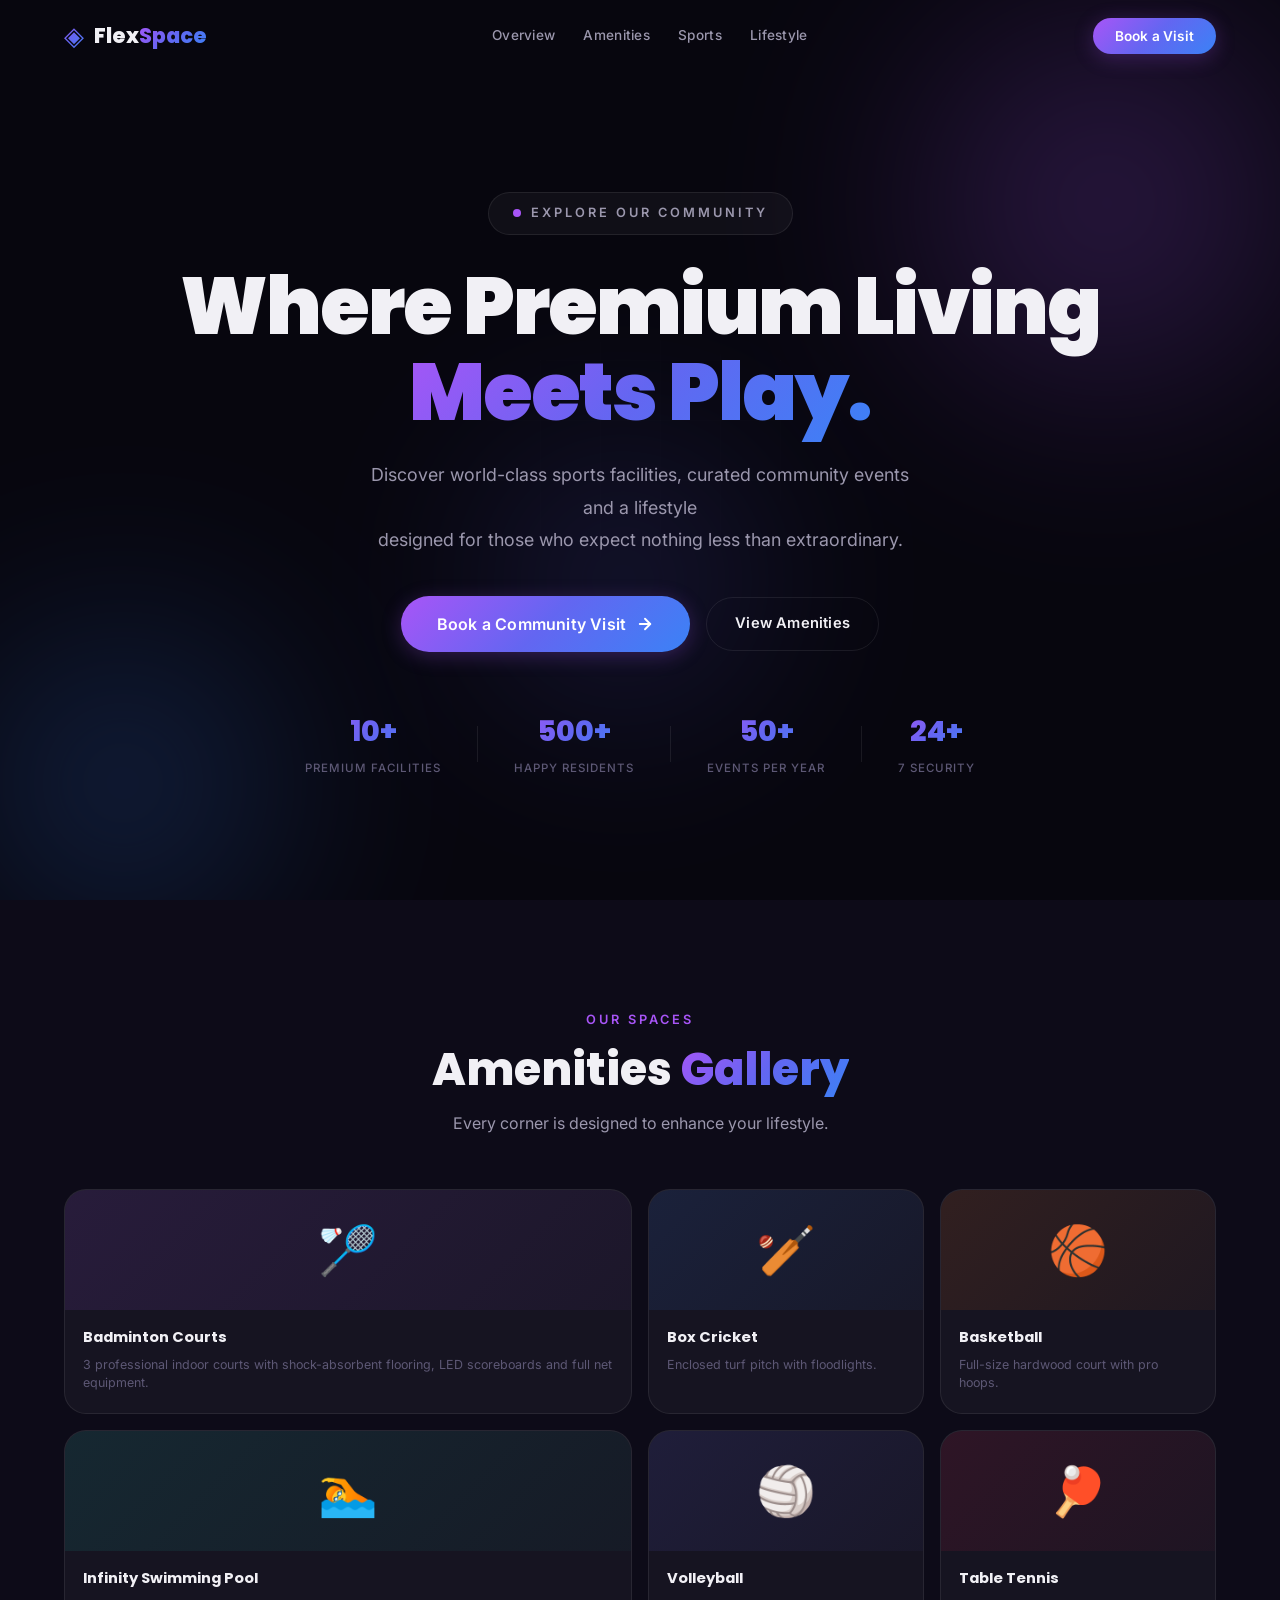
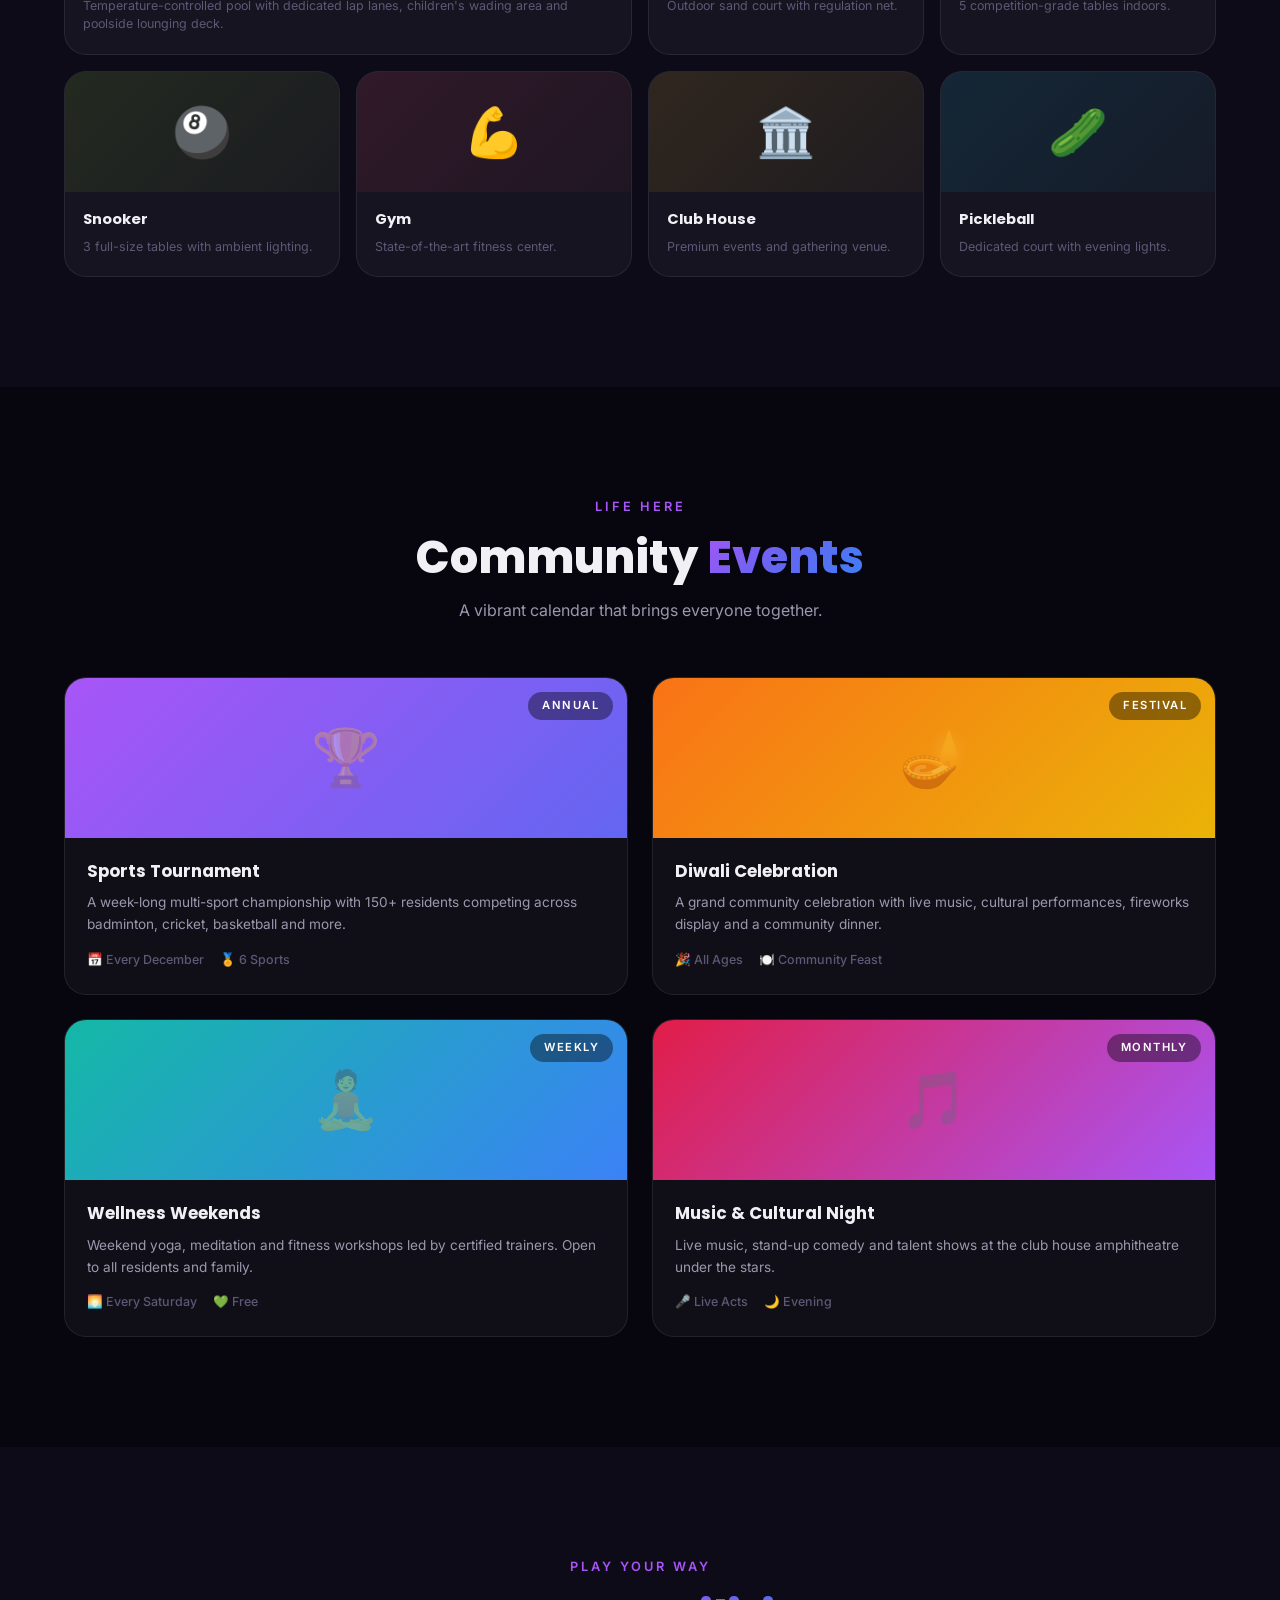
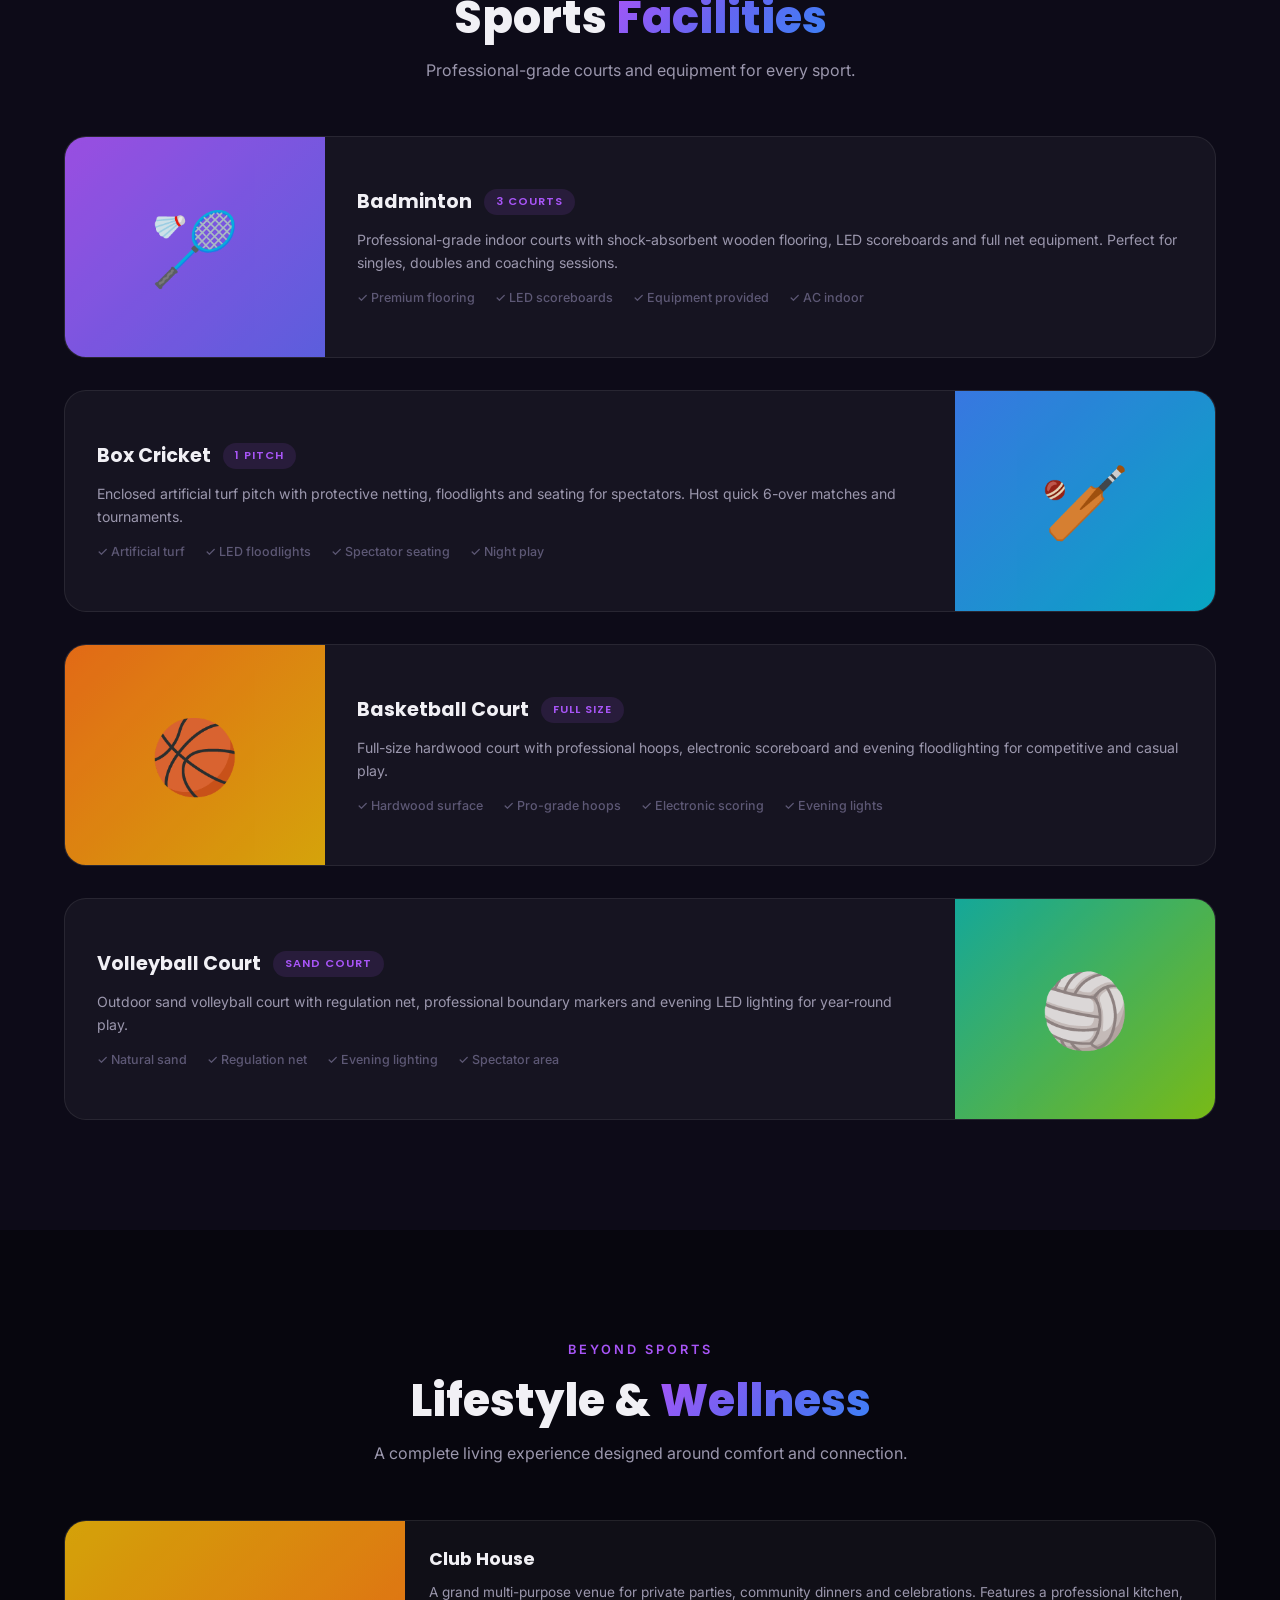
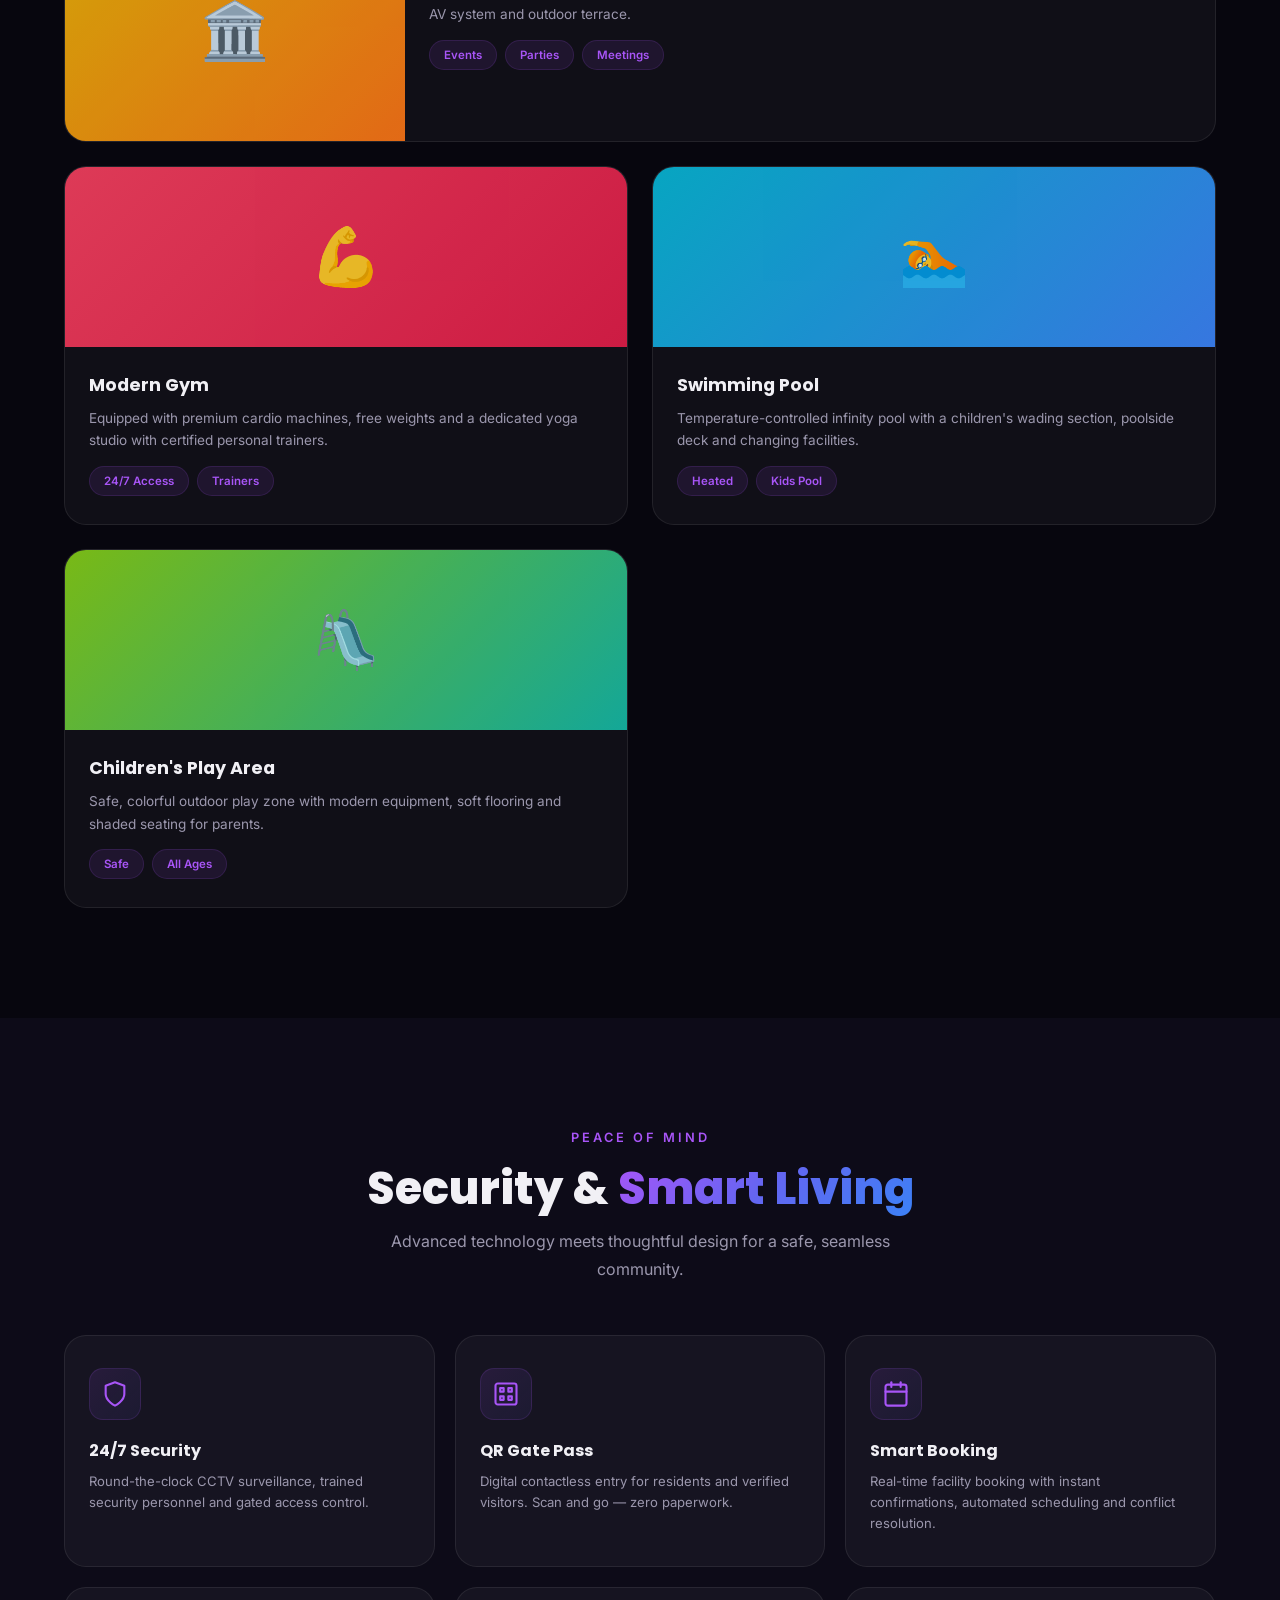
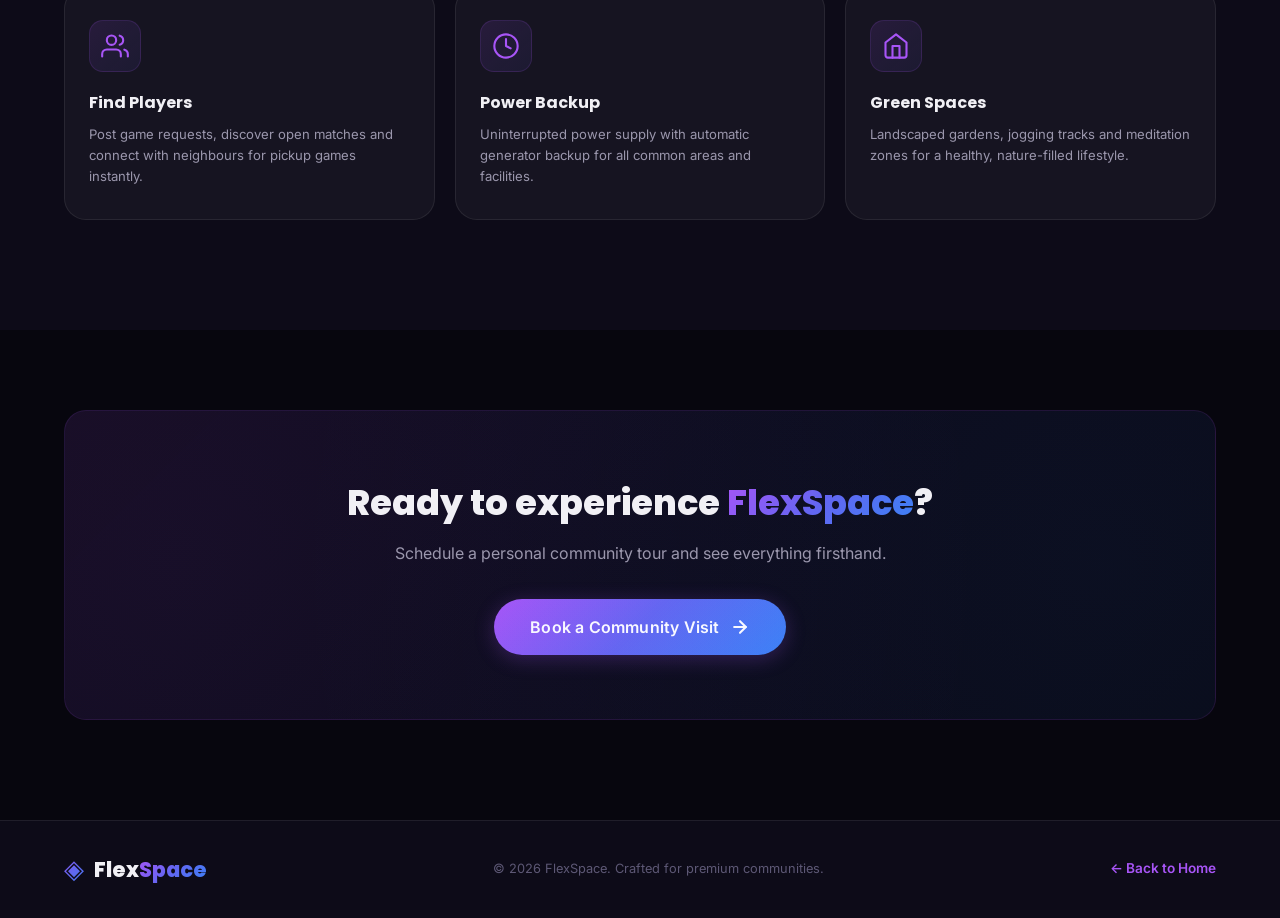
<file: explore.html>
<!DOCTYPE html>
<html lang="en">
<head>
  <meta charset="UTF-8" />
  <meta name="viewport" content="width=device-width, initial-scale=1.0" />
  <title>Explore Community — FlexSpace</title>
  <meta name="description" content="Discover world-class amenities, sports facilities and premium lifestyle at FlexSpace community. Book a visit today." />
  <link rel="preconnect" href="https://fonts.googleapis.com" />
  <link rel="preconnect" href="https://fonts.gstatic.com" crossorigin />
  <link href="https://fonts.googleapis.com/css2?family=Inter:wght@300;400;500;600;700;800;900&family=Poppins:wght@600;700;800;900&display=swap" rel="stylesheet" />
  <link rel="stylesheet" href="explore.css" />
</head>
<body>

  <!-- ═══════════════ NAVIGATION ═══════════════ -->
  <nav class="ex-nav" id="exNav">
    <div class="ex-nav-inner">
      <a href="/" class="ex-logo"><span class="ex-logo-icon">◈</span><span class="ex-logo-text">Flex<span class="ex-logo-hl">Space</span></span></a>
      <div class="ex-nav-links">
        <a href="#overview" class="ex-nav-link">Overview</a>
        <a href="#amenities" class="ex-nav-link">Amenities</a>
        <a href="#sports" class="ex-nav-link">Sports</a>
        <a href="#lifestyle" class="ex-nav-link">Lifestyle</a>
      </div>
      <button class="ex-btn ex-btn-primary ex-btn-sm" id="btnNavVisit">Book a Visit</button>
      <button class="ex-hamburger" id="exHamburger" aria-label="Menu"><span></span><span></span><span></span></button>
    </div>
  </nav>
  <div class="ex-mobile-menu" id="exMobileMenu">
    <a href="#overview" class="ex-mob-link">Overview</a>
    <a href="#amenities" class="ex-mob-link">Amenities</a>
    <a href="#sports" class="ex-mob-link">Sports</a>
    <a href="#lifestyle" class="ex-mob-link">Lifestyle</a>
    <button class="ex-mob-link ex-mob-cta" id="btnMobileVisit">Book a Visit →</button>
  </div>

  <!-- ═══════════════ HERO / COMMUNITY OVERVIEW ═══════════════ -->
  <section class="ex-hero" id="overview">
    <div class="ex-hero-bg"><div class="ex-orb ex-orb-1"></div><div class="ex-orb ex-orb-2"></div><div class="ex-orb ex-orb-3"></div><div class="ex-grid-lines"></div></div>
    <div class="ex-hero-content">
      <p class="ex-pill ex-reveal" data-d="0"><span class="ex-dot"></span>Explore Our Community</p>
      <h1 class="ex-hero-title ex-reveal" data-d="1">Where Premium Living<br/><span class="ex-grad">Meets Play.</span></h1>
      <p class="ex-hero-sub ex-reveal" data-d="2">Discover world-class sports facilities, curated community events and a lifestyle<br class="ex-br-lg" /> designed for those who expect nothing less than extraordinary.</p>
      <div class="ex-hero-acts ex-reveal" data-d="3">
        <button class="ex-btn ex-btn-primary ex-btn-lg" id="btnHeroVisit">
          <span>Book a Community Visit</span>
          <svg width="18" height="18" viewBox="0 0 24 24" fill="none" stroke="currentColor" stroke-width="2.5" stroke-linecap="round" stroke-linejoin="round"><path d="M5 12h14"/><path d="m12 5 7 7-7 7"/></svg>
        </button>
        <a href="#amenities" class="ex-btn ex-btn-outline">View Amenities</a>
      </div>
      <div class="ex-hero-stats ex-reveal" data-d="4">
        <div class="ex-stat"><span class="ex-stat-num" data-count="10">0</span><span class="ex-stat-lbl">Premium Facilities</span></div>
        <div class="ex-stat-div"></div>
        <div class="ex-stat"><span class="ex-stat-num" data-count="500">0</span><span class="ex-stat-lbl">Happy Residents</span></div>
        <div class="ex-stat-div"></div>
        <div class="ex-stat"><span class="ex-stat-num" data-count="50">0</span><span class="ex-stat-lbl">Events per Year</span></div>
        <div class="ex-stat-div"></div>
        <div class="ex-stat"><span class="ex-stat-num" data-count="24">0</span><span class="ex-stat-lbl">7 Security</span></div>
      </div>
    </div>
  </section>

  <!-- ═══════════════ AMENITIES GALLERY ═══════════════ -->
  <section class="ex-section ex-dark" id="amenities">
    <div class="ex-container">
      <p class="ex-eyebrow ex-sr">Our Spaces</p>
      <h2 class="ex-section-title ex-sr">Amenities <span class="ex-grad">Gallery</span></h2>
      <p class="ex-section-sub ex-sr">Every corner is designed to enhance your lifestyle.</p>
      <div class="ex-amenity-grid">
        <div class="ex-amenity-card ex-amenity-wide ex-sr" data-s="0" style="--ac:#a855f7;">
          <div class="ex-amenity-visual"><span>🏸</span></div>
          <div class="ex-amenity-info"><h3>Badminton Courts</h3><p>3 professional indoor courts with shock-absorbent flooring, LED scoreboards and full net equipment.</p></div>
        </div>
        <div class="ex-amenity-card ex-sr" data-s="1" style="--ac:#3b82f6;">
          <div class="ex-amenity-visual"><span>🏏</span></div>
          <div class="ex-amenity-info"><h3>Box Cricket</h3><p>Enclosed turf pitch with floodlights.</p></div>
        </div>
        <div class="ex-amenity-card ex-sr" data-s="2" style="--ac:#f97316;">
          <div class="ex-amenity-visual"><span>🏀</span></div>
          <div class="ex-amenity-info"><h3>Basketball</h3><p>Full-size hardwood court with pro hoops.</p></div>
        </div>
        <div class="ex-amenity-card ex-amenity-wide ex-sr" data-s="3" style="--ac:#14b8a6;">
          <div class="ex-amenity-visual"><span>🏊</span></div>
          <div class="ex-amenity-info"><h3>Infinity Swimming Pool</h3><p>Temperature-controlled pool with dedicated lap lanes, children's wading area and poolside lounging deck.</p></div>
        </div>
        <div class="ex-amenity-card ex-sr" data-s="4" style="--ac:#6366f1;">
          <div class="ex-amenity-visual"><span>🏐</span></div>
          <div class="ex-amenity-info"><h3>Volleyball</h3><p>Outdoor sand court with regulation net.</p></div>
        </div>
        <div class="ex-amenity-card ex-sr" data-s="5" style="--ac:#e11d48;">
          <div class="ex-amenity-visual"><span>🏓</span></div>
          <div class="ex-amenity-info"><h3>Table Tennis</h3><p>5 competition-grade tables indoors.</p></div>
        </div>
        <div class="ex-amenity-card ex-sr" data-s="6" style="--ac:#84cc16;">
          <div class="ex-amenity-visual"><span>🎱</span></div>
          <div class="ex-amenity-info"><h3>Snooker</h3><p>3 full-size tables with ambient lighting.</p></div>
        </div>
        <div class="ex-amenity-card ex-sr" data-s="7" style="--ac:#f43f5e;">
          <div class="ex-amenity-visual"><span>💪</span></div>
          <div class="ex-amenity-info"><h3>Gym</h3><p>State-of-the-art fitness center.</p></div>
        </div>
        <div class="ex-amenity-card ex-sr" data-s="8" style="--ac:#eab308;">
          <div class="ex-amenity-visual"><span>🏛️</span></div>
          <div class="ex-amenity-info"><h3>Club House</h3><p>Premium events and gathering venue.</p></div>
        </div>
        <div class="ex-amenity-card ex-sr" data-s="9" style="--ac:#06b6d4;">
          <div class="ex-amenity-visual"><span>🥒</span></div>
          <div class="ex-amenity-info"><h3>Pickleball</h3><p>Dedicated court with evening lights.</p></div>
        </div>
      </div>
    </div>
  </section>

  <!-- ═══════════════ COMMUNITY EVENTS ═══════════════ -->
  <section class="ex-section" id="events">
    <div class="ex-container">
      <p class="ex-eyebrow ex-sr">Life Here</p>
      <h2 class="ex-section-title ex-sr">Community <span class="ex-grad">Events</span></h2>
      <p class="ex-section-sub ex-sr">A vibrant calendar that brings everyone together.</p>
      <div class="ex-events-grid">
        <div class="ex-event-card ex-sr" data-s="0">
          <div class="ex-event-visual" style="background: linear-gradient(135deg, #a855f7, #6366f1);">
            <span class="ex-event-emoji">🏆</span>
            <div class="ex-event-badge">Annual</div>
          </div>
          <div class="ex-event-body">
            <h3>Sports Tournament</h3>
            <p>A week-long multi-sport championship with 150+ residents competing across badminton, cricket, basketball and more.</p>
            <div class="ex-event-meta"><span>📅 Every December</span><span>🏅 6 Sports</span></div>
          </div>
        </div>
        <div class="ex-event-card ex-sr" data-s="1">
          <div class="ex-event-visual" style="background: linear-gradient(135deg, #f97316, #eab308);">
            <span class="ex-event-emoji">🪔</span>
            <div class="ex-event-badge">Festival</div>
          </div>
          <div class="ex-event-body">
            <h3>Diwali Celebration</h3>
            <p>A grand community celebration with live music, cultural performances, fireworks display and a community dinner.</p>
            <div class="ex-event-meta"><span>🎉 All Ages</span><span>🍽️ Community Feast</span></div>
          </div>
        </div>
        <div class="ex-event-card ex-sr" data-s="2">
          <div class="ex-event-visual" style="background: linear-gradient(135deg, #14b8a6, #3b82f6);">
            <span class="ex-event-emoji">🧘</span>
            <div class="ex-event-badge">Weekly</div>
          </div>
          <div class="ex-event-body">
            <h3>Wellness Weekends</h3>
            <p>Weekend yoga, meditation and fitness workshops led by certified trainers. Open to all residents and family.</p>
            <div class="ex-event-meta"><span>🌅 Every Saturday</span><span>💚 Free</span></div>
          </div>
        </div>
        <div class="ex-event-card ex-sr" data-s="3">
          <div class="ex-event-visual" style="background: linear-gradient(135deg, #e11d48, #a855f7);">
            <span class="ex-event-emoji">🎵</span>
            <div class="ex-event-badge">Monthly</div>
          </div>
          <div class="ex-event-body">
            <h3>Music & Cultural Night</h3>
            <p>Live music, stand-up comedy and talent shows at the club house amphitheatre under the stars.</p>
            <div class="ex-event-meta"><span>🎤 Live Acts</span><span>🌙 Evening</span></div>
          </div>
        </div>
      </div>
    </div>
  </section>

  <!-- ═══════════════ SPORTS FACILITIES ═══════════════ -->
  <section class="ex-section ex-dark" id="sports">
    <div class="ex-container">
      <p class="ex-eyebrow ex-sr">Play Your Way</p>
      <h2 class="ex-section-title ex-sr">Sports <span class="ex-grad">Facilities</span></h2>
      <p class="ex-section-sub ex-sr">Professional-grade courts and equipment for every sport.</p>
      <div class="ex-sports-list">
        <div class="ex-sport-row ex-sr" data-s="0">
          <div class="ex-sport-visual" style="--g1:#a855f7; --g2:#6366f1;"><span>🏸</span></div>
          <div class="ex-sport-info">
            <h3>Badminton <span class="ex-sport-tag">3 Courts</span></h3>
            <p>Professional-grade indoor courts with shock-absorbent wooden flooring, LED scoreboards and full net equipment. Perfect for singles, doubles and coaching sessions.</p>
            <ul class="ex-sport-features"><li>✓ Premium flooring</li><li>✓ LED scoreboards</li><li>✓ Equipment provided</li><li>✓ AC indoor</li></ul>
          </div>
        </div>
        <div class="ex-sport-row ex-reverse ex-sr" data-s="1">
          <div class="ex-sport-visual" style="--g1:#3b82f6; --g2:#06b6d4;"><span>🏏</span></div>
          <div class="ex-sport-info">
            <h3>Box Cricket <span class="ex-sport-tag">1 Pitch</span></h3>
            <p>Enclosed artificial turf pitch with protective netting, floodlights and seating for spectators. Host quick 6-over matches and tournaments.</p>
            <ul class="ex-sport-features"><li>✓ Artificial turf</li><li>✓ LED floodlights</li><li>✓ Spectator seating</li><li>✓ Night play</li></ul>
          </div>
        </div>
        <div class="ex-sport-row ex-sr" data-s="2">
          <div class="ex-sport-visual" style="--g1:#f97316; --g2:#eab308;"><span>🏀</span></div>
          <div class="ex-sport-info">
            <h3>Basketball Court <span class="ex-sport-tag">Full Size</span></h3>
            <p>Full-size hardwood court with professional hoops, electronic scoreboard and evening floodlighting for competitive and casual play.</p>
            <ul class="ex-sport-features"><li>✓ Hardwood surface</li><li>✓ Pro-grade hoops</li><li>✓ Electronic scoring</li><li>✓ Evening lights</li></ul>
          </div>
        </div>
        <div class="ex-sport-row ex-reverse ex-sr" data-s="3">
          <div class="ex-sport-visual" style="--g1:#14b8a6; --g2:#84cc16;"><span>🏐</span></div>
          <div class="ex-sport-info">
            <h3>Volleyball Court <span class="ex-sport-tag">Sand Court</span></h3>
            <p>Outdoor sand volleyball court with regulation net, professional boundary markers and evening LED lighting for year-round play.</p>
            <ul class="ex-sport-features"><li>✓ Natural sand</li><li>✓ Regulation net</li><li>✓ Evening lighting</li><li>✓ Spectator area</li></ul>
          </div>
        </div>
      </div>
    </div>
  </section>

  <!-- ═══════════════ LIFESTYLE SHOWCASE ═══════════════ -->
  <section class="ex-section" id="lifestyle">
    <div class="ex-container">
      <p class="ex-eyebrow ex-sr">Beyond Sports</p>
      <h2 class="ex-section-title ex-sr">Lifestyle & <span class="ex-grad">Wellness</span></h2>
      <p class="ex-section-sub ex-sr">A complete living experience designed around comfort and connection.</p>
      <div class="ex-lifestyle-grid">
        <!-- Club House -->
        <div class="ex-life-card ex-life-lg ex-sr" data-s="0">
          <div class="ex-life-visual" style="background: linear-gradient(135deg, #eab308 0%, #f97316 100%);"><span>🏛️</span></div>
          <div class="ex-life-body">
            <h3>Club House</h3>
            <p>A grand multi-purpose venue for private parties, community dinners and celebrations. Features a professional kitchen, AV system and outdoor terrace.</p>
            <div class="ex-life-tags"><span>Events</span><span>Parties</span><span>Meetings</span></div>
          </div>
        </div>
        <!-- Gym -->
        <div class="ex-life-card ex-sr" data-s="1">
          <div class="ex-life-visual" style="background: linear-gradient(135deg, #f43f5e 0%, #e11d48 100%);"><span>💪</span></div>
          <div class="ex-life-body">
            <h3>Modern Gym</h3>
            <p>Equipped with premium cardio machines, free weights and a dedicated yoga studio with certified personal trainers.</p>
            <div class="ex-life-tags"><span>24/7 Access</span><span>Trainers</span></div>
          </div>
        </div>
        <!-- Swimming Pool -->
        <div class="ex-life-card ex-sr" data-s="2">
          <div class="ex-life-visual" style="background: linear-gradient(135deg, #06b6d4 0%, #3b82f6 100%);"><span>🏊</span></div>
          <div class="ex-life-body">
            <h3>Swimming Pool</h3>
            <p>Temperature-controlled infinity pool with a children's wading section, poolside deck and changing facilities.</p>
            <div class="ex-life-tags"><span>Heated</span><span>Kids Pool</span></div>
          </div>
        </div>
        <!-- Children's Play Area -->
        <div class="ex-life-card ex-sr" data-s="3">
          <div class="ex-life-visual" style="background: linear-gradient(135deg, #84cc16 0%, #14b8a6 100%);"><span>🛝</span></div>
          <div class="ex-life-body">
            <h3>Children's Play Area</h3>
            <p>Safe, colorful outdoor play zone with modern equipment, soft flooring and shaded seating for parents.</p>
            <div class="ex-life-tags"><span>Safe</span><span>All Ages</span></div>
          </div>
        </div>
      </div>
    </div>
  </section>

  <!-- ═══════════════ SECURITY & LIFESTYLE ═══════════════ -->
  <section class="ex-section ex-dark" id="security">
    <div class="ex-container">
      <p class="ex-eyebrow ex-sr">Peace of Mind</p>
      <h2 class="ex-section-title ex-sr">Security & <span class="ex-grad">Smart Living</span></h2>
      <p class="ex-section-sub ex-sr">Advanced technology meets thoughtful design for a safe, seamless community.</p>
      <div class="ex-security-grid">
        <div class="ex-sec-card ex-sr" data-s="0">
          <div class="ex-sec-icon"><svg width="28" height="28" viewBox="0 0 24 24" fill="none" stroke="currentColor" stroke-width="1.8" stroke-linecap="round" stroke-linejoin="round"><path d="M12 22s8-4 8-10V5l-8-3-8 3v7c0 6 8 10 8 10z"/></svg></div>
          <h3>24/7 Security</h3>
          <p>Round-the-clock CCTV surveillance, trained security personnel and gated access control.</p>
        </div>
        <div class="ex-sec-card ex-sr" data-s="1">
          <div class="ex-sec-icon"><svg width="28" height="28" viewBox="0 0 24 24" fill="none" stroke="currentColor" stroke-width="1.8" stroke-linecap="round" stroke-linejoin="round"><rect x="3" y="3" width="18" height="18" rx="2"/><path d="M7 7h3v3H7z"/><path d="M14 7h3v3h-3z"/><path d="M7 14h3v3H7z"/><rect x="14" y="14" width="3" height="3"/></svg></div>
          <h3>QR Gate Pass</h3>
          <p>Digital contactless entry for residents and verified visitors. Scan and go — zero paperwork.</p>
        </div>
        <div class="ex-sec-card ex-sr" data-s="2">
          <div class="ex-sec-icon"><svg width="28" height="28" viewBox="0 0 24 24" fill="none" stroke="currentColor" stroke-width="1.8" stroke-linecap="round" stroke-linejoin="round"><rect x="3" y="4" width="18" height="18" rx="2" ry="2"/><line x1="16" y1="2" x2="16" y2="6"/><line x1="8" y1="2" x2="8" y2="6"/><line x1="3" y1="10" x2="21" y2="10"/></svg></div>
          <h3>Smart Booking</h3>
          <p>Real-time facility booking with instant confirmations, automated scheduling and conflict resolution.</p>
        </div>
        <div class="ex-sec-card ex-sr" data-s="3">
          <div class="ex-sec-icon"><svg width="28" height="28" viewBox="0 0 24 24" fill="none" stroke="currentColor" stroke-width="1.8" stroke-linecap="round" stroke-linejoin="round"><path d="M17 21v-2a4 4 0 0 0-4-4H5a4 4 0 0 0-4 4v2"/><circle cx="9" cy="7" r="4"/><path d="M23 21v-2a4 4 0 0 0-3-3.87"/><path d="M16 3.13a4 4 0 0 1 0 7.75"/></svg></div>
          <h3>Find Players</h3>
          <p>Post game requests, discover open matches and connect with neighbours for pickup games instantly.</p>
        </div>
        <div class="ex-sec-card ex-sr" data-s="4">
          <div class="ex-sec-icon"><svg width="28" height="28" viewBox="0 0 24 24" fill="none" stroke="currentColor" stroke-width="1.8" stroke-linecap="round" stroke-linejoin="round"><circle cx="12" cy="12" r="10"/><polyline points="12 6 12 12 16 14"/></svg></div>
          <h3>Power Backup</h3>
          <p>Uninterrupted power supply with automatic generator backup for all common areas and facilities.</p>
        </div>
        <div class="ex-sec-card ex-sr" data-s="5">
          <div class="ex-sec-icon"><svg width="28" height="28" viewBox="0 0 24 24" fill="none" stroke="currentColor" stroke-width="1.8" stroke-linecap="round" stroke-linejoin="round"><path d="M3 9l9-7 9 7v11a2 2 0 0 1-2 2H5a2 2 0 0 1-2-2z"/><polyline points="9 22 9 12 15 12 15 22"/></svg></div>
          <h3>Green Spaces</h3>
          <p>Landscaped gardens, jogging tracks and meditation zones for a healthy, nature-filled lifestyle.</p>
        </div>
      </div>
    </div>
  </section>

  <!-- ═══════════════ CTA: BOOK A VISIT ═══════════════ -->
  <section class="ex-cta-section ex-sr">
    <div class="ex-container">
      <div class="ex-cta-box">
        <h2 class="ex-cta-title">Ready to experience <span class="ex-grad">FlexSpace</span>?</h2>
        <p class="ex-cta-sub">Schedule a personal community tour and see everything firsthand.</p>
        <button class="ex-btn ex-btn-primary ex-btn-lg" id="btnCtaVisit">
          <span>Book a Community Visit</span>
          <svg width="20" height="20" viewBox="0 0 24 24" fill="none" stroke="currentColor" stroke-width="2.5" stroke-linecap="round" stroke-linejoin="round"><path d="M5 12h14"/><path d="m12 5 7 7-7 7"/></svg>
        </button>
      </div>
    </div>
  </section>

  <!-- ═══════════════ FOOTER ═══════════════ -->
  <footer class="ex-footer">
    <div class="ex-container">
      <div class="ex-footer-inner">
        <a href="/" class="ex-logo"><span class="ex-logo-icon">◈</span><span class="ex-logo-text">Flex<span class="ex-logo-hl">Space</span></span></a>
        <p class="ex-footer-copy">© 2026 FlexSpace. Crafted for premium communities.</p>
        <a href="/" class="ex-footer-back">← Back to Home</a>
      </div>
    </div>
  </footer>

  <!-- ═══════════════ VISIT REQUEST MODAL ═══════════════ -->
  <div class="ex-modal-overlay" id="visitModalOverlay">
    <div class="ex-modal" id="visitModal">
      <button class="ex-modal-close" id="visitModalClose">✕</button>

      <!-- FORM VIEW -->
      <div id="visitFormView">
        <div class="ex-modal-header">
          <h2>Book a Community Visit</h2>
          <p>Schedule a personal tour of FlexSpace community and our world-class facilities.</p>
        </div>
        <form id="visitForm" class="ex-form">
          <div class="ex-form-row">
            <div class="ex-field">
              <label for="vName">Full Name <span class="ex-req">*</span></label>
              <input type="text" id="vName" placeholder="Enter your full name" required />
            </div>
            <div class="ex-field">
              <label for="vEmail">Email <span class="ex-req">*</span></label>
              <input type="email" id="vEmail" placeholder="your@email.com" required />
            </div>
          </div>
          <div class="ex-form-row">
            <div class="ex-field">
              <label for="vPhone">Phone Number <span class="ex-req">*</span></label>
              <input type="tel" id="vPhone" placeholder="+91 98765 43210" required />
            </div>
            <div class="ex-field">
              <label for="vDate">Preferred Visit Date <span class="ex-req">*</span></label>
              <input type="date" id="vDate" required />
            </div>
          </div>
          <div class="ex-form-row">
            <div class="ex-field">
              <label for="vTime">Preferred Time Slot <span class="ex-req">*</span></label>
              <select id="vTime" required>
                <option value="">Select a time slot</option>
                <option value="10:00 AM - 12:00 PM">10:00 AM – 12:00 PM</option>
                <option value="12:00 PM - 2:00 PM">12:00 PM – 2:00 PM</option>
                <option value="2:00 PM - 4:00 PM">2:00 PM – 4:00 PM</option>
                <option value="4:00 PM - 6:00 PM">4:00 PM – 6:00 PM</option>
              </select>
            </div>
            <div class="ex-field">
              <label for="vCount">Number of Visitors <span class="ex-req">*</span></label>
              <select id="vCount" required>
                <option value="">Select</option>
                <option value="1">1 Person</option>
                <option value="2">2 People</option>
                <option value="3">3 People</option>
                <option value="4">4 People</option>
                <option value="5">5 People</option>
                <option value="6">6+ People</option>
              </select>
            </div>
          </div>
          <div class="ex-field">
            <label for="vPurpose">Purpose of Visit <span class="ex-req">*</span></label>
            <select id="vPurpose" required>
              <option value="">Select purpose</option>
              <option value="Property Visit">Property Visit / Flat Viewing</option>
              <option value="Facility Tour">Facility & Amenity Tour</option>
              <option value="Community Event">Attending a Community Event</option>
              <option value="Business Meeting">Business Meeting</option>
              <option value="Other">Other</option>
            </select>
          </div>
          <div class="ex-form-error" id="visitError" style="display:none;"></div>
          <button type="submit" class="ex-btn ex-btn-primary ex-btn-full">
            <span>Submit Visit Request</span>
            <svg width="18" height="18" viewBox="0 0 24 24" fill="none" stroke="currentColor" stroke-width="2.5" stroke-linecap="round" stroke-linejoin="round"><path d="M5 12h14"/><path d="m12 5 7 7-7 7"/></svg>
          </button>
        </form>
      </div>

      <!-- CONFIRMATION VIEW -->
      <div id="visitConfirmView" style="display:none;">
        <div class="ex-confirm">
          <div class="ex-confirm-icon">✓</div>
          <h2>Visit Request Submitted!</h2>
          <p class="ex-confirm-msg">Your visit request has been submitted successfully.<br/>Our community administrator will review your request.<br/>Once approved, your <strong>QR Gate Pass</strong> will be generated automatically.</p>
          <div class="ex-confirm-details" id="confirmDetails"></div>
          <div class="ex-confirm-badge">
            <span class="ex-pending-dot"></span>
            Status: Pending Approval
          </div>
          <button class="ex-btn ex-btn-outline" id="btnConfirmClose">Back to Explore</button>
        </div>
      </div>
    </div>
  </div>

  <script src="explore.js"></script>
</body>
</html>
</file>
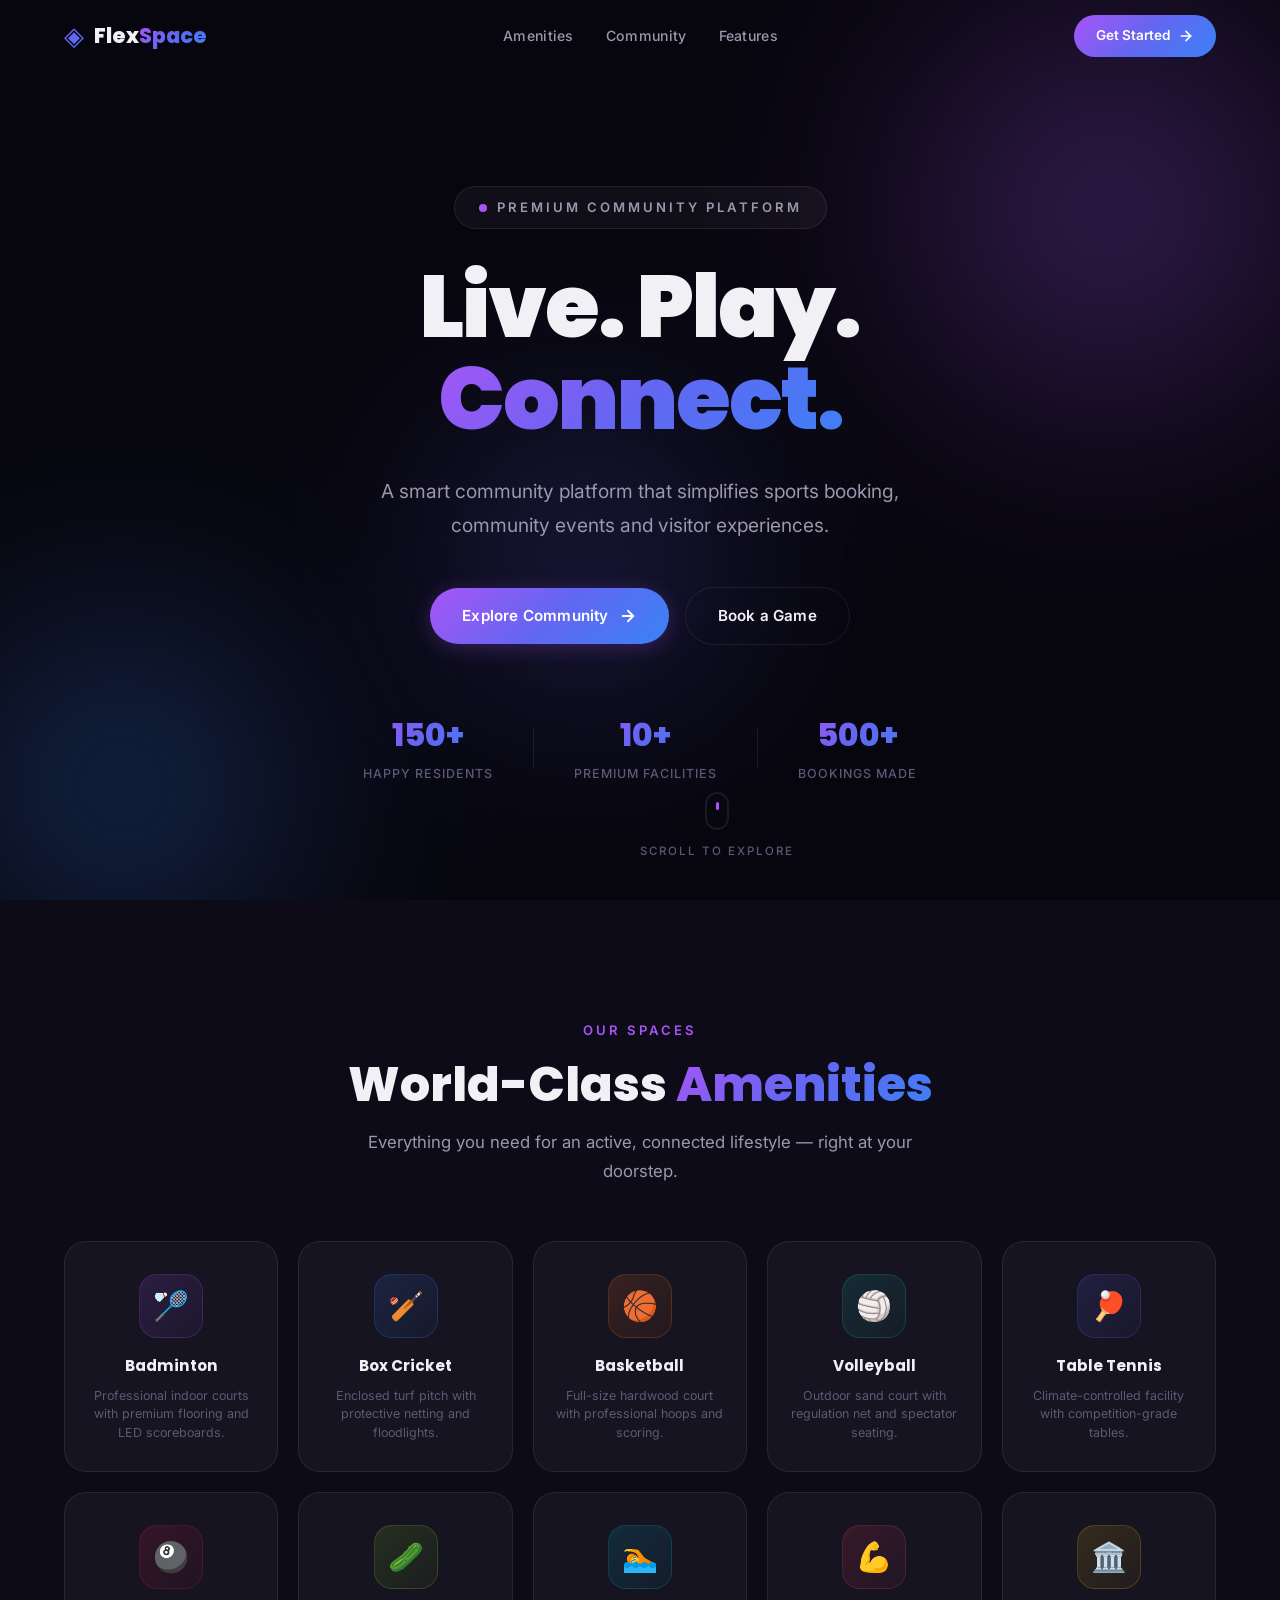
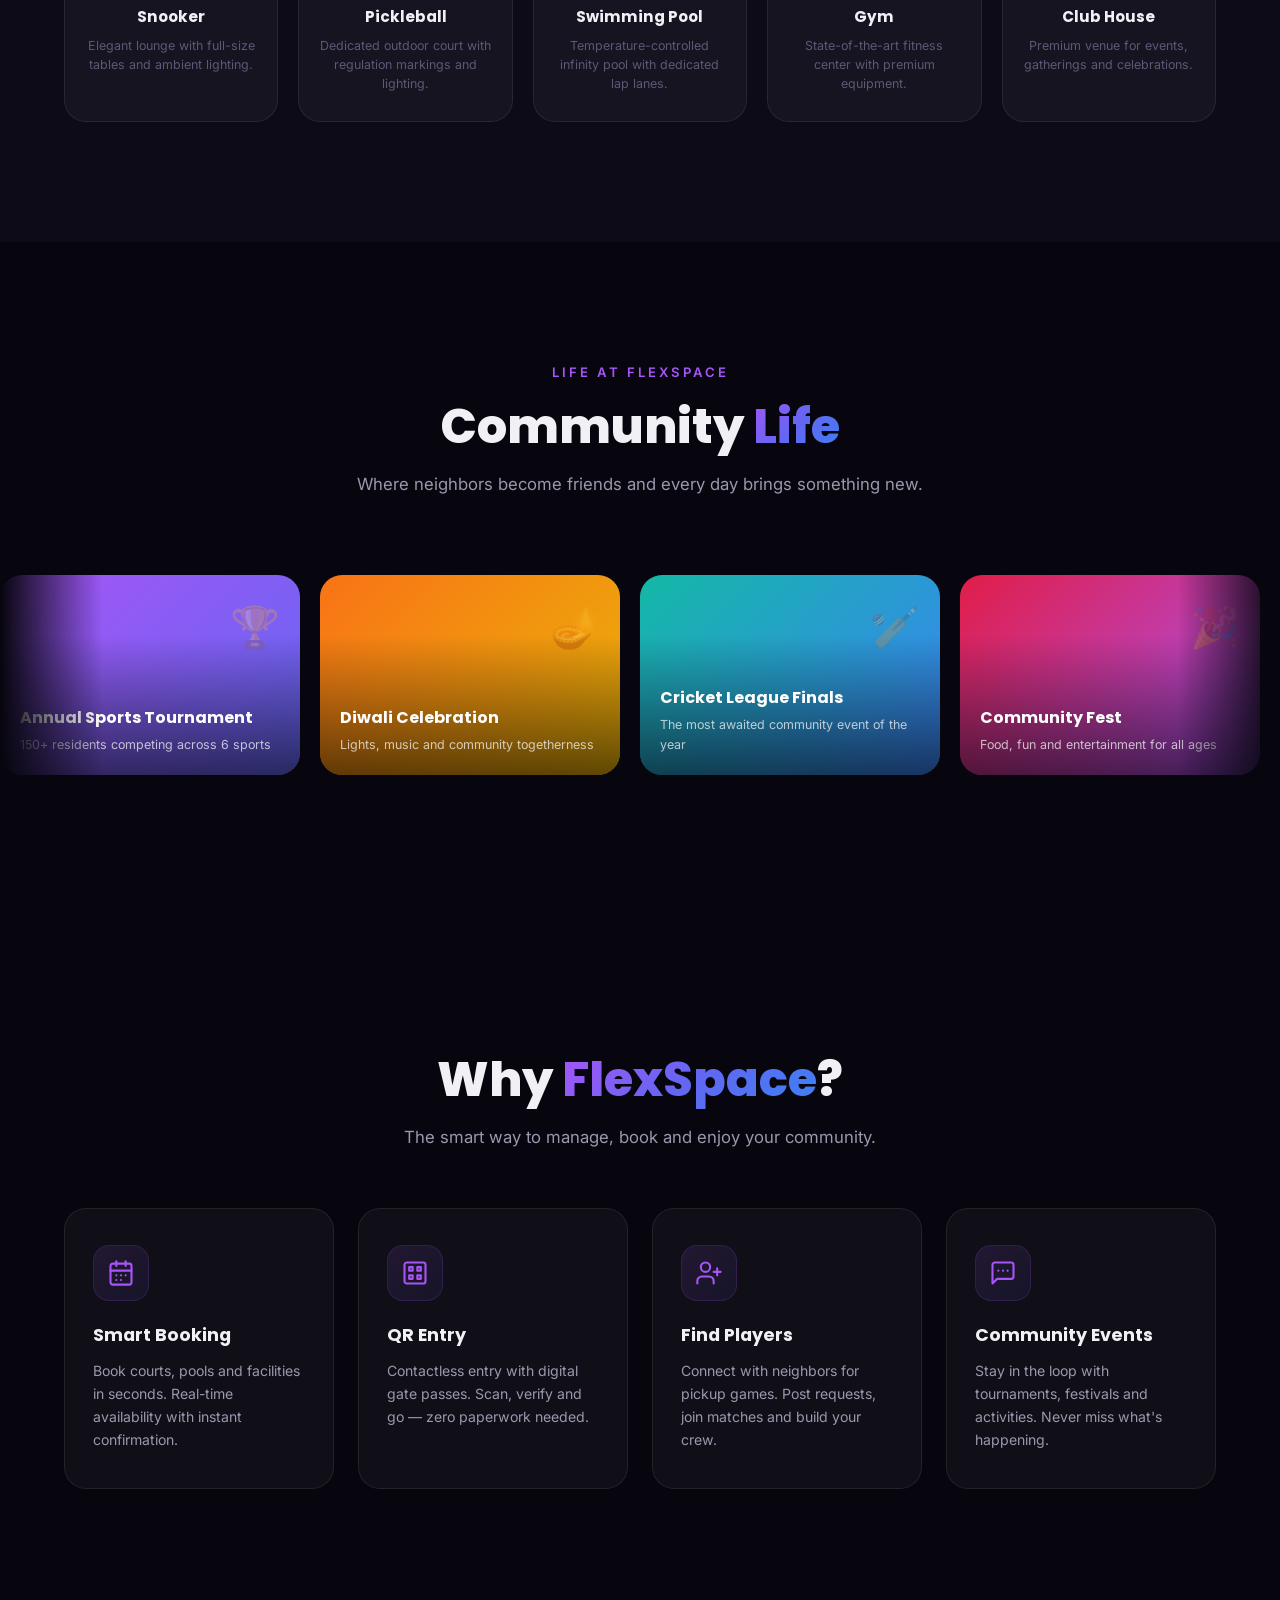
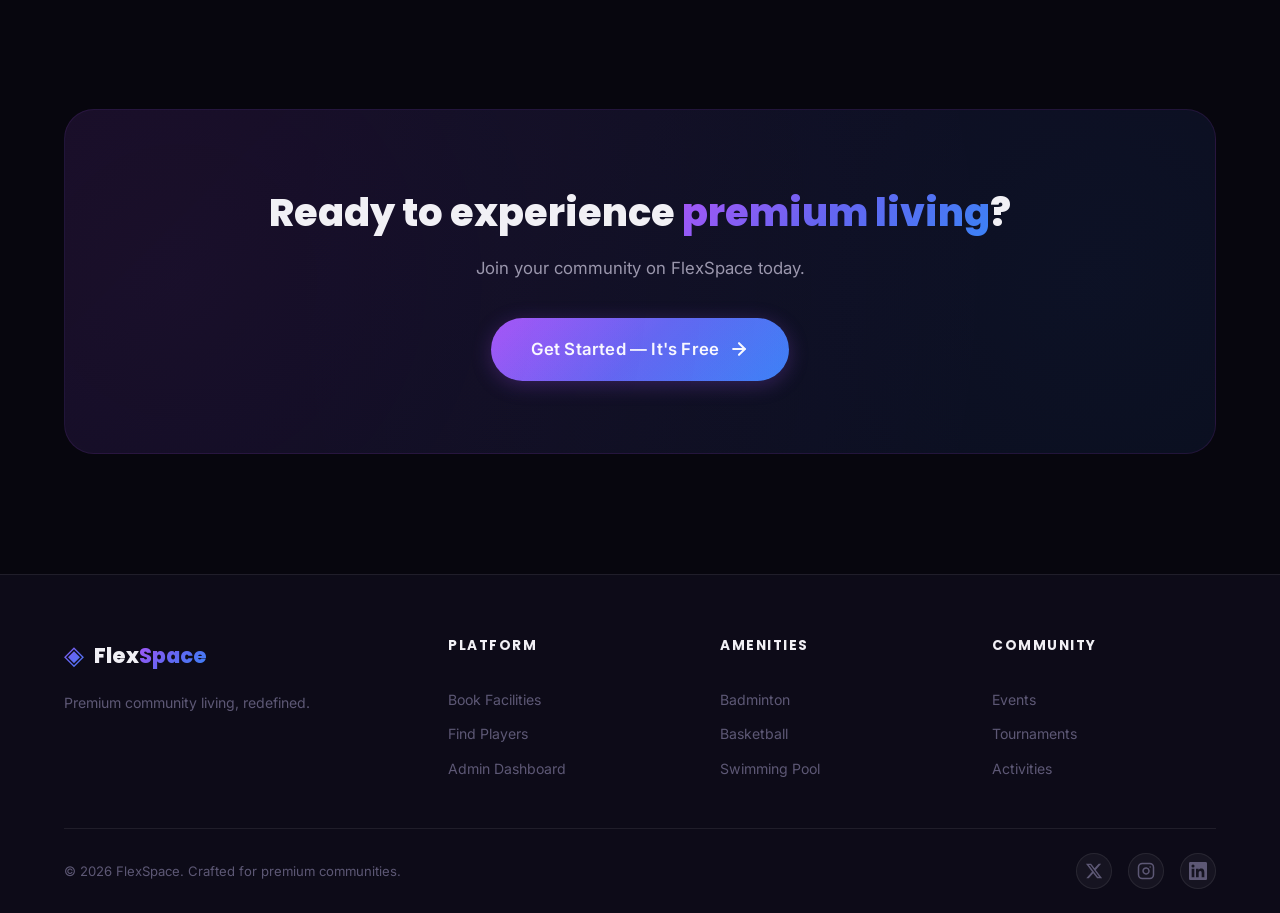
<file: landing.html>
<!DOCTYPE html>
<html lang="en">
<head>
  <meta charset="UTF-8" />
  <meta name="viewport" content="width=device-width, initial-scale=1.0" />
  <title>FlexSpace — Live. Play. Connect.</title>
  <meta name="description" content="A smart community platform that simplifies sports booking, community events and visitor experiences. Book world-class facilities in your gated community." />

  <!-- Google Fonts -->
  <link rel="preconnect" href="https://fonts.googleapis.com" />
  <link rel="preconnect" href="https://fonts.gstatic.com" crossorigin />
  <link href="https://fonts.googleapis.com/css2?family=Inter:wght@300;400;500;600;700;800;900&family=Poppins:wght@600;700;800;900&display=swap" rel="stylesheet" />

  <link rel="stylesheet" href="landing.css" />
</head>
<body>

  <!-- ═══════════════════════════════════════════
       NAVIGATION
  ═══════════════════════════════════════════ -->
  <nav class="lp-nav" id="lpNav">
    <div class="lp-nav-inner">
      <a href="/" class="lp-logo" aria-label="FlexSpace Home">
        <span class="lp-logo-icon">◈</span>
        <span class="lp-logo-text">Flex<span class="lp-logo-highlight">Space</span></span>
      </a>
      <div class="lp-nav-links">
        <a href="#amenities" class="lp-nav-link">Amenities</a>
        <a href="#community" class="lp-nav-link">Community</a>
        <a href="#features" class="lp-nav-link">Features</a>
      </div>
      <a href="/app" class="lp-nav-cta">
        Get Started
        <svg width="16" height="16" viewBox="0 0 24 24" fill="none" stroke="currentColor" stroke-width="2.5" stroke-linecap="round" stroke-linejoin="round"><path d="M5 12h14"/><path d="m12 5 7 7-7 7"/></svg>
      </a>
      <button class="lp-hamburger" id="lpHamburger" aria-label="Toggle menu">
        <span></span><span></span><span></span>
      </button>
    </div>
  </nav>

  <!-- Mobile menu -->
  <div class="lp-mobile-menu" id="lpMobileMenu">
    <a href="#amenities" class="lp-mobile-link">Amenities</a>
    <a href="#community" class="lp-mobile-link">Community</a>
    <a href="#features" class="lp-mobile-link">Features</a>
    <a href="/app" class="lp-mobile-link lp-mobile-cta">Get Started →</a>
  </div>

  <!-- ═══════════════════════════════════════════
       HERO SECTION
  ═══════════════════════════════════════════ -->
  <section class="lp-hero" id="hero">
    <!-- Animated background shapes -->
    <div class="lp-hero-bg" aria-hidden="true">
      <div class="lp-orb lp-orb-1"></div>
      <div class="lp-orb lp-orb-2"></div>
      <div class="lp-orb lp-orb-3"></div>
      <div class="lp-grid-overlay"></div>
    </div>

    <div class="lp-hero-content">
      <p class="lp-hero-eyebrow lp-reveal" data-delay="0">
        <span class="lp-eyebrow-dot"></span>
        Premium Community Platform
      </p>
      <h1 class="lp-hero-title lp-reveal" data-delay="1">
        Live. Play.<br/><span class="lp-gradient-text">Connect.</span>
      </h1>
      <p class="lp-hero-subtitle lp-reveal" data-delay="2">
        A smart community platform that simplifies sports booking,<br class="lp-br-desktop" />
        community events and visitor experiences.
      </p>
      <div class="lp-hero-actions lp-reveal" data-delay="3">
        <a href="/explore" class="lp-btn lp-btn-primary">
          <span>Explore Community</span>
          <svg width="18" height="18" viewBox="0 0 24 24" fill="none" stroke="currentColor" stroke-width="2.5" stroke-linecap="round" stroke-linejoin="round"><path d="M5 12h14"/><path d="m12 5 7 7-7 7"/></svg>
        </a>
        <a href="/app#facilities" class="lp-btn lp-btn-outline">
          <span>Book a Game</span>
        </a>
      </div>

      <!-- Trust bar -->
      <div class="lp-hero-stats lp-reveal" data-delay="4">
        <div class="lp-stat">
          <span class="lp-stat-number" data-count="150">0</span>
          <span class="lp-stat-label">Happy Residents</span>
        </div>
        <div class="lp-stat-divider"></div>
        <div class="lp-stat">
          <span class="lp-stat-number" data-count="10">0</span>
          <span class="lp-stat-label">Premium Facilities</span>
        </div>
        <div class="lp-stat-divider"></div>
        <div class="lp-stat">
          <span class="lp-stat-number" data-count="500">0</span>
          <span class="lp-stat-label">Bookings Made</span>
        </div>
      </div>
    </div>

    <!-- Scroll indicator -->
    <div class="lp-scroll-indicator lp-reveal" data-delay="5">
      <div class="lp-scroll-mouse">
        <div class="lp-scroll-wheel"></div>
      </div>
      <span>Scroll to explore</span>
    </div>
  </section>

  <!-- ═══════════════════════════════════════════
       AMENITIES SHOWCASE
  ═══════════════════════════════════════════ -->
  <section class="lp-section lp-amenities" id="amenities">
    <div class="lp-container">
      <p class="lp-eyebrow lp-scroll-reveal">Our Spaces</p>
      <h2 class="lp-section-title lp-scroll-reveal">World-Class <span class="lp-gradient-text">Amenities</span></h2>
      <p class="lp-section-subtitle lp-scroll-reveal">Everything you need for an active, connected lifestyle — right at your doorstep.</p>

      <div class="lp-amenities-grid">
        <div class="lp-amenity-card lp-scroll-reveal" data-stagger="0">
          <div class="lp-amenity-icon-wrap" style="--card-accent: #a855f7;">
            <span class="lp-amenity-icon">🏸</span>
          </div>
          <h3 class="lp-amenity-name">Badminton</h3>
          <p class="lp-amenity-desc">Professional indoor courts with premium flooring and LED scoreboards.</p>
        </div>

        <div class="lp-amenity-card lp-scroll-reveal" data-stagger="1">
          <div class="lp-amenity-icon-wrap" style="--card-accent: #3b82f6;">
            <span class="lp-amenity-icon">🏏</span>
          </div>
          <h3 class="lp-amenity-name">Box Cricket</h3>
          <p class="lp-amenity-desc">Enclosed turf pitch with protective netting and floodlights.</p>
        </div>

        <div class="lp-amenity-card lp-scroll-reveal" data-stagger="2">
          <div class="lp-amenity-icon-wrap" style="--card-accent: #f97316;">
            <span class="lp-amenity-icon">🏀</span>
          </div>
          <h3 class="lp-amenity-name">Basketball</h3>
          <p class="lp-amenity-desc">Full-size hardwood court with professional hoops and scoring.</p>
        </div>

        <div class="lp-amenity-card lp-scroll-reveal" data-stagger="3">
          <div class="lp-amenity-icon-wrap" style="--card-accent: #14b8a6;">
            <span class="lp-amenity-icon">🏐</span>
          </div>
          <h3 class="lp-amenity-name">Volleyball</h3>
          <p class="lp-amenity-desc">Outdoor sand court with regulation net and spectator seating.</p>
        </div>

        <div class="lp-amenity-card lp-scroll-reveal" data-stagger="4">
          <div class="lp-amenity-icon-wrap" style="--card-accent: #6366f1;">
            <span class="lp-amenity-icon">🏓</span>
          </div>
          <h3 class="lp-amenity-name">Table Tennis</h3>
          <p class="lp-amenity-desc">Climate-controlled facility with competition-grade tables.</p>
        </div>

        <div class="lp-amenity-card lp-scroll-reveal" data-stagger="5">
          <div class="lp-amenity-icon-wrap" style="--card-accent: #e11d48;">
            <span class="lp-amenity-icon">🎱</span>
          </div>
          <h3 class="lp-amenity-name">Snooker</h3>
          <p class="lp-amenity-desc">Elegant lounge with full-size tables and ambient lighting.</p>
        </div>

        <div class="lp-amenity-card lp-scroll-reveal" data-stagger="6">
          <div class="lp-amenity-icon-wrap" style="--card-accent: #84cc16;">
            <span class="lp-amenity-icon">🥒</span>
          </div>
          <h3 class="lp-amenity-name">Pickleball</h3>
          <p class="lp-amenity-desc">Dedicated outdoor court with regulation markings and lighting.</p>
        </div>

        <div class="lp-amenity-card lp-scroll-reveal" data-stagger="7">
          <div class="lp-amenity-icon-wrap" style="--card-accent: #06b6d4;">
            <span class="lp-amenity-icon">🏊</span>
          </div>
          <h3 class="lp-amenity-name">Swimming Pool</h3>
          <p class="lp-amenity-desc">Temperature-controlled infinity pool with dedicated lap lanes.</p>
        </div>

        <div class="lp-amenity-card lp-scroll-reveal" data-stagger="8">
          <div class="lp-amenity-icon-wrap" style="--card-accent: #f43f5e;">
            <span class="lp-amenity-icon">💪</span>
          </div>
          <h3 class="lp-amenity-name">Gym</h3>
          <p class="lp-amenity-desc">State-of-the-art fitness center with premium equipment.</p>
        </div>

        <div class="lp-amenity-card lp-scroll-reveal" data-stagger="9">
          <div class="lp-amenity-icon-wrap" style="--card-accent: #eab308;">
            <span class="lp-amenity-icon">🏛️</span>
          </div>
          <h3 class="lp-amenity-name">Club House</h3>
          <p class="lp-amenity-desc">Premium venue for events, gatherings and celebrations.</p>
        </div>
      </div>
    </div>
  </section>

  <!-- ═══════════════════════════════════════════
       COMMUNITY LIFE
  ═══════════════════════════════════════════ -->
  <section class="lp-section lp-community" id="community">
    <div class="lp-container">
      <p class="lp-eyebrow lp-scroll-reveal">Life at FlexSpace</p>
      <h2 class="lp-section-title lp-scroll-reveal">Community <span class="lp-gradient-text">Life</span></h2>
      <p class="lp-section-subtitle lp-scroll-reveal">Where neighbors become friends and every day brings something new.</p>
    </div>

    <div class="lp-gallery-wrapper">
      <div class="lp-gallery-track" id="galleryTrack">
        <!-- Row 1 -->
        <div class="lp-gallery-card" style="--g1: #a855f7; --g2: #6366f1;">
          <div class="lp-gallery-overlay"></div>
          <span class="lp-gallery-emoji">🏆</span>
          <div class="lp-gallery-text">
            <h4>Annual Sports Tournament</h4>
            <p>150+ residents competing across 6 sports</p>
          </div>
        </div>
        <div class="lp-gallery-card" style="--g1: #f97316; --g2: #eab308;">
          <div class="lp-gallery-overlay"></div>
          <span class="lp-gallery-emoji">🪔</span>
          <div class="lp-gallery-text">
            <h4>Diwali Celebration</h4>
            <p>Lights, music and community togetherness</p>
          </div>
        </div>
        <div class="lp-gallery-card" style="--g1: #14b8a6; --g2: #3b82f6;">
          <div class="lp-gallery-overlay"></div>
          <span class="lp-gallery-emoji">🏏</span>
          <div class="lp-gallery-text">
            <h4>Cricket League Finals</h4>
            <p>The most awaited community event of the year</p>
          </div>
        </div>
        <div class="lp-gallery-card" style="--g1: #e11d48; --g2: #a855f7;">
          <div class="lp-gallery-overlay"></div>
          <span class="lp-gallery-emoji">🎉</span>
          <div class="lp-gallery-text">
            <h4>Community Fest</h4>
            <p>Food, fun and entertainment for all ages</p>
          </div>
        </div>
        <div class="lp-gallery-card" style="--g1: #6366f1; --g2: #06b6d4;">
          <div class="lp-gallery-overlay"></div>
          <span class="lp-gallery-emoji">🧒</span>
          <div class="lp-gallery-text">
            <h4>Kids Summer Camp</h4>
            <p>Sports, arts and adventure for young residents</p>
          </div>
        </div>
        <div class="lp-gallery-card" style="--g1: #84cc16; --g2: #14b8a6;">
          <div class="lp-gallery-overlay"></div>
          <span class="lp-gallery-emoji">🧘</span>
          <div class="lp-gallery-text">
            <h4>Yoga Mornings</h4>
            <p>Start your day with wellness and community</p>
          </div>
        </div>
        <div class="lp-gallery-card" style="--g1: #f43f5e; --g2: #f97316;">
          <div class="lp-gallery-overlay"></div>
          <span class="lp-gallery-emoji">🎵</span>
          <div class="lp-gallery-text">
            <h4>Music Night</h4>
            <p>Live performances under the stars</p>
          </div>
        </div>
        <div class="lp-gallery-card" style="--g1: #3b82f6; --g2: #a855f7;">
          <div class="lp-gallery-overlay"></div>
          <span class="lp-gallery-emoji">🏃</span>
          <div class="lp-gallery-text">
            <h4>Marathon Day</h4>
            <p>Fitness and spirit, all in one morning</p>
          </div>
        </div>
        <!-- Duplicate for seamless loop -->
        <div class="lp-gallery-card" style="--g1: #a855f7; --g2: #6366f1;">
          <div class="lp-gallery-overlay"></div>
          <span class="lp-gallery-emoji">🏆</span>
          <div class="lp-gallery-text">
            <h4>Annual Sports Tournament</h4>
            <p>150+ residents competing across 6 sports</p>
          </div>
        </div>
        <div class="lp-gallery-card" style="--g1: #f97316; --g2: #eab308;">
          <div class="lp-gallery-overlay"></div>
          <span class="lp-gallery-emoji">🪔</span>
          <div class="lp-gallery-text">
            <h4>Diwali Celebration</h4>
            <p>Lights, music and community togetherness</p>
          </div>
        </div>
        <div class="lp-gallery-card" style="--g1: #14b8a6; --g2: #3b82f6;">
          <div class="lp-gallery-overlay"></div>
          <span class="lp-gallery-emoji">🏏</span>
          <div class="lp-gallery-text">
            <h4>Cricket League Finals</h4>
            <p>The most awaited community event of the year</p>
          </div>
        </div>
        <div class="lp-gallery-card" style="--g1: #e11d48; --g2: #a855f7;">
          <div class="lp-gallery-overlay"></div>
          <span class="lp-gallery-emoji">🎉</span>
          <div class="lp-gallery-text">
            <h4>Community Fest</h4>
            <p>Food, fun and entertainment for all ages</p>
          </div>
        </div>
      </div>
    </div>
  </section>

  <!-- ═══════════════════════════════════════════
       WHY FLEXSPACE
  ═══════════════════════════════════════════ -->
  <section class="lp-section lp-features" id="features">
    <div class="lp-container">
      <p class="lp-eyebrow lp-scroll-reveal">Why Us</p>
      <h2 class="lp-section-title lp-scroll-reveal">Why <span class="lp-gradient-text">FlexSpace</span>?</h2>
      <p class="lp-section-subtitle lp-scroll-reveal">The smart way to manage, book and enjoy your community.</p>

      <div class="lp-features-grid">
        <div class="lp-feature-card lp-scroll-reveal" data-stagger="0">
          <div class="lp-feature-icon">
            <svg width="28" height="28" viewBox="0 0 24 24" fill="none" stroke="currentColor" stroke-width="1.8" stroke-linecap="round" stroke-linejoin="round"><rect x="3" y="4" width="18" height="18" rx="2" ry="2"/><line x1="16" y1="2" x2="16" y2="6"/><line x1="8" y1="2" x2="8" y2="6"/><line x1="3" y1="10" x2="21" y2="10"/><path d="M8 14h.01"/><path d="M12 14h.01"/><path d="M16 14h.01"/><path d="M8 18h.01"/><path d="M12 18h.01"/></svg>
          </div>
          <h3 class="lp-feature-title">Smart Booking</h3>
          <p class="lp-feature-desc">Book courts, pools and facilities in seconds. Real-time availability with instant confirmation.</p>
        </div>

        <div class="lp-feature-card lp-scroll-reveal" data-stagger="1">
          <div class="lp-feature-icon">
            <svg width="28" height="28" viewBox="0 0 24 24" fill="none" stroke="currentColor" stroke-width="1.8" stroke-linecap="round" stroke-linejoin="round"><rect x="3" y="3" width="18" height="18" rx="2"/><path d="M7 7h3v3H7z"/><path d="M14 7h3v3h-3z"/><path d="M7 14h3v3H7z"/><rect x="14" y="14" width="3" height="3"/></svg>
          </div>
          <h3 class="lp-feature-title">QR Entry</h3>
          <p class="lp-feature-desc">Contactless entry with digital gate passes. Scan, verify and go — zero paperwork needed.</p>
        </div>

        <div class="lp-feature-card lp-scroll-reveal" data-stagger="2">
          <div class="lp-feature-icon">
            <svg width="28" height="28" viewBox="0 0 24 24" fill="none" stroke="currentColor" stroke-width="1.8" stroke-linecap="round" stroke-linejoin="round"><path d="M16 21v-2a4 4 0 0 0-4-4H6a4 4 0 0 0-4 4v2"/><circle cx="9" cy="7" r="4"/><line x1="19" y1="8" x2="19" y2="14"/><line x1="22" y1="11" x2="16" y2="11"/></svg>
          </div>
          <h3 class="lp-feature-title">Find Players</h3>
          <p class="lp-feature-desc">Connect with neighbors for pickup games. Post requests, join matches and build your crew.</p>
        </div>

        <div class="lp-feature-card lp-scroll-reveal" data-stagger="3">
          <div class="lp-feature-icon">
            <svg width="28" height="28" viewBox="0 0 24 24" fill="none" stroke="currentColor" stroke-width="1.8" stroke-linecap="round" stroke-linejoin="round"><path d="M21 15a2 2 0 0 1-2 2H7l-4 4V5a2 2 0 0 1 2-2h14a2 2 0 0 1 2 2z"/><path d="M8 10h.01"/><path d="M12 10h.01"/><path d="M16 10h.01"/></svg>
          </div>
          <h3 class="lp-feature-title">Community Events</h3>
          <p class="lp-feature-desc">Stay in the loop with tournaments, festivals and activities. Never miss what's happening.</p>
        </div>
      </div>
    </div>
  </section>

  <!-- ═══════════════════════════════════════════
       CTA BANNER
  ═══════════════════════════════════════════ -->
  <section class="lp-cta-banner lp-scroll-reveal">
    <div class="lp-container">
      <div class="lp-cta-inner">
        <h2 class="lp-cta-title">Ready to experience <span class="lp-gradient-text">premium living</span>?</h2>
        <p class="lp-cta-subtitle">Join your community on FlexSpace today.</p>
        <a href="/app" class="lp-btn lp-btn-primary lp-btn-lg">
          <span>Get Started — It's Free</span>
          <svg width="20" height="20" viewBox="0 0 24 24" fill="none" stroke="currentColor" stroke-width="2.5" stroke-linecap="round" stroke-linejoin="round"><path d="M5 12h14"/><path d="m12 5 7 7-7 7"/></svg>
        </a>
      </div>
    </div>
  </section>

  <!-- ═══════════════════════════════════════════
       FOOTER
  ═══════════════════════════════════════════ -->
  <footer class="lp-footer">
    <div class="lp-container">
      <div class="lp-footer-grid">
        <div class="lp-footer-brand">
          <a href="/" class="lp-logo">
            <span class="lp-logo-icon">◈</span>
            <span class="lp-logo-text">Flex<span class="lp-logo-highlight">Space</span></span>
          </a>
          <p class="lp-footer-tagline">Premium community living, redefined.</p>
        </div>
        <div class="lp-footer-col">
          <h4 class="lp-footer-heading">Platform</h4>
          <a href="/app#facilities" class="lp-footer-link">Book Facilities</a>
          <a href="/app#findplayers" class="lp-footer-link">Find Players</a>
          <a href="/admin" class="lp-footer-link">Admin Dashboard</a>
        </div>
        <div class="lp-footer-col">
          <h4 class="lp-footer-heading">Amenities</h4>
          <a href="#amenities" class="lp-footer-link">Badminton</a>
          <a href="#amenities" class="lp-footer-link">Basketball</a>
          <a href="#amenities" class="lp-footer-link">Swimming Pool</a>
        </div>
        <div class="lp-footer-col">
          <h4 class="lp-footer-heading">Community</h4>
          <a href="#community" class="lp-footer-link">Events</a>
          <a href="#community" class="lp-footer-link">Tournaments</a>
          <a href="#community" class="lp-footer-link">Activities</a>
        </div>
      </div>
      <div class="lp-footer-bottom">
        <p>© 2026 FlexSpace. Crafted for premium communities.</p>
        <div class="lp-footer-socials">
          <a href="#" class="lp-social" aria-label="Twitter">
            <svg width="18" height="18" viewBox="0 0 24 24" fill="currentColor"><path d="M18.244 2.25h3.308l-7.227 8.26 8.502 11.24H16.17l-5.214-6.817L4.99 21.75H1.68l7.73-8.835L1.254 2.25H8.08l4.713 6.231zm-1.161 17.52h1.833L7.084 4.126H5.117z"/></svg>
          </a>
          <a href="#" class="lp-social" aria-label="Instagram">
            <svg width="18" height="18" viewBox="0 0 24 24" fill="none" stroke="currentColor" stroke-width="2" stroke-linecap="round" stroke-linejoin="round"><rect x="2" y="2" width="20" height="20" rx="5" ry="5"/><path d="M16 11.37A4 4 0 1 1 12.63 8 4 4 0 0 1 16 11.37z"/><line x1="17.5" y1="6.5" x2="17.51" y2="6.5"/></svg>
          </a>
          <a href="#" class="lp-social" aria-label="LinkedIn">
            <svg width="18" height="18" viewBox="0 0 24 24" fill="currentColor"><path d="M20.447 20.452h-3.554v-5.569c0-1.328-.027-3.037-1.852-3.037-1.853 0-2.136 1.445-2.136 2.939v5.667H9.351V9h3.414v1.561h.046c.477-.9 1.637-1.85 3.37-1.85 3.601 0 4.267 2.37 4.267 5.455v6.286zM5.337 7.433a2.062 2.062 0 0 1-2.063-2.065 2.064 2.064 0 1 1 2.063 2.065zm1.782 13.019H3.555V9h3.564v11.452zM22.225 0H1.771C.792 0 0 .774 0 1.729v20.542C0 23.227.792 24 1.771 24h20.451C23.2 24 24 23.227 24 22.271V1.729C24 .774 23.2 0 22.222 0h.003z"/></svg>
          </a>
        </div>
      </div>
    </div>
  </footer>

  <script src="landing.js"></script>
</body>
</html>
</file>
<file: explore.css>
/* ═══════════════════════════════════════════
   FLEXSPACE — EXPLORE COMMUNITY STYLES
   Premium community showcase page
   ═══════════════════════════════════════════ */

:root {
  --ex-bg: #07060e;
  --ex-bg2: #0d0b18;
  --ex-a1: #a855f7;
  --ex-a2: #6366f1;
  --ex-a3: #3b82f6;
  --ex-grad: linear-gradient(135deg, #a855f7, #6366f1, #3b82f6);
  --ex-glass: rgba(255,255,255,0.04);
  --ex-border: rgba(255,255,255,0.08);
  --ex-t1: #f1f0f5;
  --ex-t2: #9b97ad;
  --ex-t3: #5d5875;
  --ex-r-sm: 8px;
  --ex-r-md: 14px;
  --ex-r-lg: 22px;
  --ex-ease: cubic-bezier(0.16,1,0.3,1);
  --ex-nav: 72px;
}

*,*::before,*::after{margin:0;padding:0;box-sizing:border-box;}
html{scroll-behavior:smooth;-webkit-font-smoothing:antialiased;}
body{font-family:'Inter',-apple-system,sans-serif;background:var(--ex-bg);color:var(--ex-t1);overflow-x:hidden;line-height:1.6;}
a{color:inherit;text-decoration:none;}
.ex-container{max-width:1200px;margin:0 auto;padding:0 24px;}
.ex-grad{background:var(--ex-grad);-webkit-background-clip:text;-webkit-text-fill-color:transparent;background-clip:text;}

/* ─── NAV ─── */
.ex-nav{position:fixed;top:0;left:0;right:0;height:var(--ex-nav);z-index:1000;transition:background .4s,box-shadow .4s,backdrop-filter .4s;}
.ex-nav.scrolled{background:rgba(7,6,14,.88);backdrop-filter:blur(20px);-webkit-backdrop-filter:blur(20px);box-shadow:0 1px 0 var(--ex-border);}
.ex-nav-inner{max-width:1200px;margin:0 auto;padding:0 24px;height:100%;display:flex;align-items:center;justify-content:space-between;}
.ex-logo{display:flex;align-items:center;gap:10px;}
.ex-logo-icon{font-size:1.6rem;background:var(--ex-grad);-webkit-background-clip:text;-webkit-text-fill-color:transparent;background-clip:text;}
.ex-logo-text{font-family:'Poppins',sans-serif;font-weight:800;font-size:1.3rem;}
.ex-logo-hl{background:var(--ex-grad);-webkit-background-clip:text;-webkit-text-fill-color:transparent;background-clip:text;}
.ex-nav-links{display:flex;gap:28px;}
.ex-nav-link{font-size:.85rem;font-weight:500;color:var(--ex-t2);transition:color .3s;letter-spacing:.3px;}
.ex-nav-link:hover{color:var(--ex-t1);}
.ex-hamburger{display:none;flex-direction:column;gap:5px;background:none;border:none;cursor:pointer;padding:4px;}
.ex-hamburger span{width:22px;height:2px;background:var(--ex-t1);border-radius:2px;transition:transform .3s,opacity .3s;}
.ex-hamburger.open span:nth-child(1){transform:translateY(7px) rotate(45deg);}
.ex-hamburger.open span:nth-child(2){opacity:0;}
.ex-hamburger.open span:nth-child(3){transform:translateY(-7px) rotate(-45deg);}
.ex-mobile-menu{display:none;position:fixed;top:var(--ex-nav);left:0;right:0;background:rgba(7,6,14,.97);backdrop-filter:blur(20px);padding:16px 24px;z-index:999;flex-direction:column;gap:4px;border-bottom:1px solid var(--ex-border);}
.ex-mobile-menu.open{display:flex;}
.ex-mob-link{padding:14px 16px;font-size:1rem;font-weight:500;color:var(--ex-t2);border-radius:var(--ex-r-sm);transition:background .2s,color .2s;background:none;border:none;cursor:pointer;text-align:left;font-family:inherit;}
.ex-mob-link:hover{background:var(--ex-glass);color:var(--ex-t1);}
.ex-mob-cta{color:var(--ex-a1)!important;font-weight:700;}

/* ─── BUTTONS ─── */
.ex-btn{display:inline-flex;align-items:center;gap:10px;padding:14px 28px;border-radius:100px;font-family:'Inter',sans-serif;font-weight:600;font-size:.92rem;cursor:pointer;transition:all .35s var(--ex-ease);border:none;letter-spacing:.2px;}
.ex-btn-sm{padding:10px 22px;font-size:.85rem;}
.ex-btn-lg{padding:18px 36px;font-size:1rem;}
.ex-btn-full{width:100%;justify-content:center;padding:16px 32px;}
.ex-btn-primary{background:var(--ex-grad);color:#fff;box-shadow:0 4px 20px rgba(168,85,247,.25);}
.ex-btn-primary:hover{transform:translateY(-2px);box-shadow:0 12px 40px rgba(168,85,247,.35);}
.ex-btn-outline{background:transparent;color:var(--ex-t1);border:1.5px solid var(--ex-border);}
.ex-btn-outline:hover{background:var(--ex-glass);border-color:rgba(255,255,255,.2);transform:translateY(-2px);}

/* ─── TYPOGRAPHY ─── */
.ex-eyebrow{font-size:.8rem;font-weight:600;text-transform:uppercase;letter-spacing:3px;color:var(--ex-a1);text-align:center;margin-bottom:14px;}
.ex-section-title{font-family:'Poppins',sans-serif;font-size:clamp(1.8rem,4.5vw,2.8rem);font-weight:800;text-align:center;margin-bottom:14px;line-height:1.15;}
.ex-section-sub{font-size:1rem;color:var(--ex-t2);text-align:center;max-width:560px;margin:0 auto 52px;line-height:1.7;}

/* ─── SECTIONS ─── */
.ex-section{padding:110px 0;position:relative;}
.ex-dark{background:var(--ex-bg2);}

/* ─── ANIMATIONS ─── */
.ex-reveal{opacity:0;transform:translateY(28px);transition:opacity .8s var(--ex-ease),transform .8s var(--ex-ease);}
.ex-reveal.visible{opacity:1;transform:translateY(0);}
.ex-sr{opacity:0;transform:translateY(36px);transition:opacity .7s var(--ex-ease),transform .7s var(--ex-ease);}
.ex-sr.visible{opacity:1;transform:translateY(0);}

/* ═══════════════════ HERO ═══════════════════ */
.ex-hero{min-height:100vh;display:flex;align-items:center;justify-content:center;position:relative;overflow:hidden;padding-top:var(--ex-nav);}
.ex-hero-bg{position:absolute;inset:0;z-index:0;}
.ex-orb{position:absolute;border-radius:50%;filter:blur(100px);opacity:.3;}
.ex-orb-1{width:550px;height:550px;background:radial-gradient(circle,#a855f7 0%,transparent 70%);top:-8%;right:-8%;animation:eOF1 20s ease-in-out infinite;}
.ex-orb-2{width:450px;height:450px;background:radial-gradient(circle,#3b82f6 0%,transparent 70%);bottom:-12%;left:-8%;animation:eOF2 24s ease-in-out infinite;}
.ex-orb-3{width:350px;height:350px;background:radial-gradient(circle,#6366f1 0%,transparent 70%);top:45%;left:35%;animation:eOF3 18s ease-in-out infinite;}
@keyframes eOF1{0%,100%{transform:translate(0,0) scale(1);}33%{transform:translate(-70px,50px) scale(1.1);}66%{transform:translate(35px,-35px) scale(.9);}}
@keyframes eOF2{0%,100%{transform:translate(0,0) scale(1);}33%{transform:translate(55px,-40px) scale(1.12);}66%{transform:translate(-25px,25px) scale(.95);}}
@keyframes eOF3{0%,100%{transform:translate(0,0) scale(1);}50%{transform:translate(-45px,-35px) scale(1.15);}}
.ex-grid-lines{position:absolute;inset:0;background-image:linear-gradient(rgba(255,255,255,.02) 1px,transparent 1px),linear-gradient(90deg,rgba(255,255,255,.02) 1px,transparent 1px);background-size:60px 60px;mask-image:radial-gradient(ellipse at center,rgba(0,0,0,.4) 0%,transparent 70%);-webkit-mask-image:radial-gradient(ellipse at center,rgba(0,0,0,.4) 0%,transparent 70%);}
.ex-hero-content{position:relative;z-index:1;text-align:center;padding:40px 24px;}
.ex-pill{display:inline-flex;align-items:center;gap:10px;font-size:.8rem;font-weight:600;text-transform:uppercase;letter-spacing:3px;color:var(--ex-t2);margin-bottom:28px;padding:10px 24px;border-radius:100px;background:var(--ex-glass);border:1px solid var(--ex-border);}
.ex-dot{width:8px;height:8px;border-radius:50%;background:var(--ex-a1);animation:eDot 2s ease-in-out infinite;}
@keyframes eDot{0%,100%{opacity:1;transform:scale(1);}50%{opacity:.5;transform:scale(.8);}}
.ex-hero-title{font-family:'Poppins',sans-serif;font-size:clamp(2.6rem,7vw,5rem);font-weight:900;line-height:1.08;margin-bottom:24px;letter-spacing:-2px;}
.ex-hero-sub{font-size:clamp(.95rem,2.2vw,1.12rem);color:var(--ex-t2);max-width:560px;margin:0 auto 40px;line-height:1.8;}
.ex-br-lg{display:block;}
.ex-hero-acts{display:flex;align-items:center;justify-content:center;gap:16px;margin-bottom:56px;flex-wrap:wrap;}
.ex-hero-stats{display:flex;align-items:center;justify-content:center;gap:36px;}
.ex-stat{text-align:center;}
.ex-stat-num{display:block;font-family:'Poppins',sans-serif;font-size:1.8rem;font-weight:800;background:var(--ex-grad);-webkit-background-clip:text;-webkit-text-fill-color:transparent;background-clip:text;}
.ex-stat-lbl{font-size:.72rem;color:var(--ex-t3);font-weight:500;text-transform:uppercase;letter-spacing:1px;margin-top:4px;}
.ex-stat-div{width:1px;height:36px;background:var(--ex-border);}

/* ═══════════════════ AMENITIES GALLERY ═══════════════════ */
.ex-amenity-grid{display:grid;grid-template-columns:repeat(4,1fr);gap:16px;}
.ex-amenity-wide{grid-column:span 2;}
.ex-amenity-card{background:var(--ex-glass);border:1px solid var(--ex-border);border-radius:var(--ex-r-lg);overflow:hidden;transition:transform .4s var(--ex-ease),box-shadow .4s var(--ex-ease),border-color .4s;cursor:default;display:flex;flex-direction:column;}
.ex-amenity-card:hover{transform:translateY(-5px);box-shadow:0 20px 50px rgba(0,0,0,.3);border-color:rgba(255,255,255,.12);}
.ex-amenity-visual{height:120px;display:flex;align-items:center;justify-content:center;background:linear-gradient(135deg,color-mix(in srgb,var(--ac) 12%,transparent),color-mix(in srgb,var(--ac) 4%,transparent));font-size:3rem;transition:transform .4s var(--ex-ease);}
.ex-amenity-card:hover .ex-amenity-visual{transform:scale(1.04);}
.ex-amenity-info{padding:16px 18px 20px;}
.ex-amenity-info h3{font-family:'Poppins',sans-serif;font-weight:700;font-size:.92rem;margin-bottom:6px;}
.ex-amenity-info p{font-size:.78rem;color:var(--ex-t3);line-height:1.5;}

/* ═══════════════════ EVENTS ═══════════════════ */
.ex-events-grid{display:grid;grid-template-columns:repeat(2,1fr);gap:24px;}
.ex-event-card{background:var(--ex-glass);border:1px solid var(--ex-border);border-radius:var(--ex-r-lg);overflow:hidden;transition:transform .4s var(--ex-ease),box-shadow .4s;cursor:default;}
.ex-event-card:hover{transform:translateY(-4px);box-shadow:0 16px 40px rgba(0,0,0,.25);}
.ex-event-visual{height:160px;position:relative;display:flex;align-items:center;justify-content:center;}
.ex-event-emoji{font-size:3.5rem;opacity:.3;}
.ex-event-badge{position:absolute;top:14px;right:14px;padding:5px 14px;border-radius:100px;background:rgba(0,0,0,.4);backdrop-filter:blur(8px);font-size:.7rem;font-weight:600;text-transform:uppercase;letter-spacing:1.5px;color:#fff;}
.ex-event-body{padding:20px 22px 24px;}
.ex-event-body h3{font-family:'Poppins',sans-serif;font-weight:700;font-size:1.05rem;margin-bottom:8px;}
.ex-event-body p{font-size:.85rem;color:var(--ex-t2);line-height:1.6;margin-bottom:14px;}
.ex-event-meta{display:flex;gap:16px;font-size:.78rem;color:var(--ex-t3);font-weight:500;}

/* ═══════════════════ SPORTS ═══════════════════ */
.ex-sports-list{display:flex;flex-direction:column;gap:32px;}
.ex-sport-row{display:flex;gap:32px;align-items:center;background:var(--ex-glass);border:1px solid var(--ex-border);border-radius:var(--ex-r-lg);overflow:hidden;transition:transform .4s var(--ex-ease),box-shadow .4s;cursor:default;}
.ex-sport-row:hover{transform:translateY(-3px);box-shadow:0 16px 40px rgba(0,0,0,.25);}
.ex-sport-visual{flex:0 0 260px;height:220px;display:flex;align-items:center;justify-content:center;background:linear-gradient(135deg,var(--g1),var(--g2));font-size:4.5rem;opacity:.9;}
.ex-sport-info{padding:28px 32px 28px 0;flex:1;}
.ex-sport-info h3{font-family:'Poppins',sans-serif;font-weight:700;font-size:1.2rem;margin-bottom:10px;display:flex;align-items:center;gap:12px;flex-wrap:wrap;}
.ex-sport-tag{font-size:.7rem;font-weight:600;padding:4px 12px;border-radius:100px;background:rgba(168,85,247,.12);color:var(--ex-a1);text-transform:uppercase;letter-spacing:1px;}
.ex-sport-info p{font-size:.88rem;color:var(--ex-t2);line-height:1.65;margin-bottom:14px;}
.ex-sport-features{list-style:none;display:flex;flex-wrap:wrap;gap:8px 20px;}
.ex-sport-features li{font-size:.78rem;color:var(--ex-t3);font-weight:500;}
.ex-reverse{flex-direction:row-reverse;}
.ex-reverse .ex-sport-info{padding:28px 0 28px 32px;}

/* ═══════════════════ LIFESTYLE ═══════════════════ */
.ex-lifestyle-grid{display:grid;grid-template-columns:1fr 1fr;gap:24px;}
.ex-life-card{background:var(--ex-glass);border:1px solid var(--ex-border);border-radius:var(--ex-r-lg);overflow:hidden;transition:transform .4s var(--ex-ease),box-shadow .4s;cursor:default;}
.ex-life-card:hover{transform:translateY(-4px);box-shadow:0 16px 40px rgba(0,0,0,.25);}
.ex-life-lg{grid-column:span 2;}
.ex-life-lg{display:flex;}
.ex-life-lg .ex-life-visual{flex:0 0 340px;height:auto;min-height:220px;}
.ex-life-visual{height:180px;display:flex;align-items:center;justify-content:center;font-size:3.5rem;opacity:.9;}
.ex-life-body{padding:24px 24px 28px;}
.ex-life-body h3{font-family:'Poppins',sans-serif;font-weight:700;font-size:1.1rem;margin-bottom:8px;}
.ex-life-body p{font-size:.85rem;color:var(--ex-t2);line-height:1.65;margin-bottom:14px;}
.ex-life-tags{display:flex;gap:8px;flex-wrap:wrap;}
.ex-life-tags span{padding:5px 14px;border-radius:100px;font-size:.72rem;font-weight:600;background:rgba(168,85,247,.1);color:var(--ex-a1);border:1px solid rgba(168,85,247,.15);}

/* ═══════════════════ SECURITY ═══════════════════ */
.ex-security-grid{display:grid;grid-template-columns:repeat(3,1fr);gap:20px;}
.ex-sec-card{background:var(--ex-glass);border:1px solid var(--ex-border);border-radius:var(--ex-r-lg);padding:32px 24px;transition:transform .4s var(--ex-ease),box-shadow .4s,border-color .4s;cursor:default;}
.ex-sec-card:hover{transform:translateY(-4px);box-shadow:0 16px 40px rgba(0,0,0,.25);border-color:rgba(168,85,247,.18);}
.ex-sec-icon{width:52px;height:52px;border-radius:14px;background:linear-gradient(135deg,rgba(168,85,247,.12),rgba(99,102,241,.08));border:1px solid rgba(168,85,247,.15);display:flex;align-items:center;justify-content:center;margin-bottom:18px;color:var(--ex-a1);transition:transform .3s var(--ex-ease);}
.ex-sec-card:hover .ex-sec-icon{transform:scale(1.06);}
.ex-sec-card h3{font-family:'Poppins',sans-serif;font-weight:700;font-size:1rem;margin-bottom:8px;}
.ex-sec-card p{font-size:.82rem;color:var(--ex-t2);line-height:1.6;}

/* ═══════════════════ CTA ═══════════════════ */
.ex-cta-section{padding:80px 0 100px;}
.ex-cta-box{text-align:center;padding:64px 40px;border-radius:var(--ex-r-lg);background:linear-gradient(135deg,rgba(168,85,247,.08),rgba(99,102,241,.05),rgba(59,130,246,.03));border:1px solid rgba(168,85,247,.15);position:relative;overflow:hidden;}
.ex-cta-box::before{content:'';position:absolute;inset:-50%;width:200%;height:200%;background:radial-gradient(circle at 30% 50%,rgba(168,85,247,.05) 0%,transparent 50%),radial-gradient(circle at 70% 50%,rgba(59,130,246,.05) 0%,transparent 50%);animation:eCta 10s ease-in-out infinite alternate;}
@keyframes eCta{0%{transform:translate(0);}100%{transform:translate(-5%,5%);}}
.ex-cta-title{font-family:'Poppins',sans-serif;font-size:clamp(1.5rem,3.5vw,2.2rem);font-weight:800;margin-bottom:10px;position:relative;z-index:1;}
.ex-cta-sub{font-size:1rem;color:var(--ex-t2);margin-bottom:32px;position:relative;z-index:1;}

/* ═══════════════════ FOOTER ═══════════════════ */
.ex-footer{background:var(--ex-bg2);border-top:1px solid var(--ex-border);padding:28px 0;}
.ex-footer-inner{display:flex;align-items:center;justify-content:space-between;flex-wrap:wrap;gap:16px;}
.ex-footer-copy{font-size:.8rem;color:var(--ex-t3);}
.ex-footer-back{font-size:.85rem;color:var(--ex-a1);font-weight:600;transition:opacity .3s;}
.ex-footer-back:hover{opacity:.7;}

/* ═══════════════════ MODAL ═══════════════════ */
.ex-modal-overlay{position:fixed;inset:0;background:rgba(0,0,0,.7);backdrop-filter:blur(8px);-webkit-backdrop-filter:blur(8px);z-index:2000;display:none;align-items:center;justify-content:center;padding:20px;opacity:0;transition:opacity .3s;}
.ex-modal-overlay.open{display:flex;opacity:1;}
.ex-modal{background:var(--ex-bg2);border:1px solid var(--ex-border);border-radius:var(--ex-r-lg);max-width:620px;width:100%;max-height:90vh;overflow-y:auto;position:relative;padding:36px;animation:eModalIn .4s var(--ex-ease);}
@keyframes eModalIn{from{opacity:0;transform:translateY(20px) scale(.97);}to{opacity:1;transform:translateY(0) scale(1);}}
.ex-modal-close{position:absolute;top:16px;right:16px;width:36px;height:36px;border-radius:50%;background:var(--ex-glass);border:1px solid var(--ex-border);color:var(--ex-t2);font-size:1rem;cursor:pointer;display:flex;align-items:center;justify-content:center;transition:background .2s,color .2s;}
.ex-modal-close:hover{background:rgba(255,255,255,.08);color:var(--ex-t1);}
.ex-modal-header h2{font-family:'Poppins',sans-serif;font-weight:800;font-size:1.4rem;margin-bottom:6px;}
.ex-modal-header p{color:var(--ex-t2);font-size:.88rem;margin-bottom:28px;line-height:1.6;}

/* ─── FORM ─── */
.ex-form{display:flex;flex-direction:column;gap:18px;}
.ex-form-row{display:grid;grid-template-columns:1fr 1fr;gap:16px;}
.ex-field{display:flex;flex-direction:column;gap:6px;}
.ex-field label{font-size:.82rem;font-weight:600;color:var(--ex-t2);}
.ex-req{color:var(--ex-a1);}
.ex-field input,.ex-field select{padding:13px 16px;border-radius:var(--ex-r-sm);background:rgba(255,255,255,.04);border:1px solid var(--ex-border);color:var(--ex-t1);font-family:'Inter',sans-serif;font-size:.9rem;transition:border-color .3s,box-shadow .3s;outline:none;}
.ex-field input::placeholder{color:var(--ex-t3);}
.ex-field select{cursor:pointer;appearance:none;background-image:url("data:image/svg+xml,%3Csvg xmlns='http://www.w3.org/2000/svg' width='12' height='12' viewBox='0 0 24 24' fill='none' stroke='%239b97ad' stroke-width='2.5' stroke-linecap='round' stroke-linejoin='round'%3E%3Cpath d='M6 9l6 6 6-6'/%3E%3C/svg%3E");background-repeat:no-repeat;background-position:right 14px center;}
.ex-field select option{background:var(--ex-bg2);color:var(--ex-t1);}
.ex-field input:focus,.ex-field select:focus{border-color:var(--ex-a1);box-shadow:0 0 0 3px rgba(168,85,247,.12);}
.ex-form-error{padding:10px 14px;border-radius:var(--ex-r-sm);background:rgba(239,68,68,.08);border:1px solid rgba(239,68,68,.2);color:#ef4444;font-size:.85rem;font-weight:500;}

/* ─── CONFIRMATION ─── */
.ex-confirm{text-align:center;padding:20px 0;}
.ex-confirm-icon{width:72px;height:72px;border-radius:50%;background:rgba(52,211,153,.12);border:2px solid rgba(52,211,153,.35);display:flex;align-items:center;justify-content:center;margin:0 auto 20px;font-size:2rem;color:#34d399;animation:eConfPulse 2s ease-in-out infinite;}
@keyframes eConfPulse{0%,100%{box-shadow:0 0 0 0 rgba(52,211,153,.3);}50%{box-shadow:0 0 0 16px rgba(52,211,153,0);}}
.ex-confirm h2{font-family:'Poppins',sans-serif;font-weight:800;font-size:1.4rem;margin-bottom:14px;color:#34d399;}
.ex-confirm-msg{color:var(--ex-t2);font-size:.92rem;line-height:1.8;margin-bottom:24px;}
.ex-confirm-details{background:var(--ex-glass);border:1px solid var(--ex-border);border-radius:var(--ex-r-md);padding:16px 20px;text-align:left;margin-bottom:24px;font-size:.85rem;color:var(--ex-t2);line-height:1.8;}
.ex-confirm-details strong{color:var(--ex-t1);font-weight:600;}
.ex-confirm-badge{display:inline-flex;align-items:center;gap:8px;padding:10px 20px;border-radius:100px;background:rgba(234,179,8,.08);border:1px solid rgba(234,179,8,.2);color:#eab308;font-size:.82rem;font-weight:600;margin-bottom:28px;}
.ex-pending-dot{width:8px;height:8px;border-radius:50%;background:#eab308;animation:eDot 2s ease-in-out infinite;}

/* ═══════════════════ RESPONSIVE ═══════════════════ */
@media(max-width:1024px){
  .ex-amenity-grid{grid-template-columns:repeat(2,1fr);}
  .ex-amenity-wide{grid-column:span 2;}
  .ex-security-grid{grid-template-columns:repeat(2,1fr);}
  .ex-sport-visual{flex:0 0 200px;}
}
@media(max-width:768px){
  .ex-nav-links,.ex-nav .ex-btn{display:none;}
  .ex-hamburger{display:flex;}
  .ex-br-lg{display:none;}
  .ex-hero-acts{flex-direction:column;width:100%;padding:0 16px;}
  .ex-btn{width:100%;justify-content:center;}
  .ex-hero-stats{gap:20px;flex-wrap:wrap;}
  .ex-stat-div{display:none;}
  .ex-stat-num{font-size:1.5rem;}
  .ex-amenity-grid{grid-template-columns:repeat(2,1fr);}
  .ex-amenity-wide{grid-column:span 2;}
  .ex-events-grid{grid-template-columns:1fr;}
  .ex-sport-row,.ex-reverse{flex-direction:column;}
  .ex-sport-visual{flex:none;width:100%;height:160px;}
  .ex-sport-info{padding:20px!important;}
  .ex-lifestyle-grid{grid-template-columns:1fr;}
  .ex-life-lg{grid-column:span 1;flex-direction:column;}
  .ex-life-lg .ex-life-visual{flex:none;width:100%;min-height:160px;}
  .ex-security-grid{grid-template-columns:1fr;}
  .ex-section{padding:80px 0;}
  .ex-form-row{grid-template-columns:1fr;}
  .ex-modal{padding:24px;margin:12px;}
  .ex-cta-box{padding:40px 20px;}
}
@media(max-width:480px){
  .ex-amenity-grid{grid-template-columns:1fr 1fr;gap:10px;}
  .ex-amenity-wide{grid-column:span 1;}
  .ex-amenity-visual{height:80px;font-size:2.2rem;}
  .ex-amenity-info p{display:none;}
}
</file>
<file: landing.css>
/* ═══════════════════════════════════════════
   FLEXSPACE — LANDING PAGE STYLES
   Premium dark glassmorphic design
   ═══════════════════════════════════════════ */

/* ─── DESIGN TOKENS (matching main app) ─── */
:root {
  --lp-bg: #07060e;
  --lp-bg-surface: #0d0b18;
  --lp-accent-1: #a855f7;
  --lp-accent-2: #6366f1;
  --lp-accent-3: #3b82f6;
  --lp-gradient: linear-gradient(135deg, #a855f7, #6366f1, #3b82f6);
  --lp-glass-bg: rgba(255, 255, 255, 0.04);
  --lp-glass-border: rgba(255, 255, 255, 0.08);
  --lp-text-primary: #f1f0f5;
  --lp-text-secondary: #9b97ad;
  --lp-text-muted: #5d5875;
  --lp-radius-sm: 8px;
  --lp-radius-md: 14px;
  --lp-radius-lg: 22px;
  --lp-radius-xl: 30px;
  --lp-ease: cubic-bezier(0.16, 1, 0.3, 1);
  --lp-nav-height: 72px;
}


/* ─── RESET ─── */
*, *::before, *::after { margin: 0; padding: 0; box-sizing: border-box; }

html {
  scroll-behavior: smooth;
  -webkit-font-smoothing: antialiased;
  -moz-osx-font-smoothing: grayscale;
}

body {
  font-family: 'Inter', -apple-system, BlinkMacSystemFont, sans-serif;
  background: var(--lp-bg);
  color: var(--lp-text-primary);
  overflow-x: hidden;
  line-height: 1.6;
}

a { color: inherit; text-decoration: none; }
img { max-width: 100%; display: block; }


/* ─── LAYOUT ─── */
.lp-container {
  max-width: 1200px;
  margin: 0 auto;
  padding: 0 24px;
}


/* ─── TYPOGRAPHY ─── */
.lp-gradient-text {
  background: var(--lp-gradient);
  -webkit-background-clip: text;
  -webkit-text-fill-color: transparent;
  background-clip: text;
}

.lp-eyebrow {
  font-size: 0.82rem;
  font-weight: 600;
  text-transform: uppercase;
  letter-spacing: 3px;
  color: var(--lp-accent-1);
  text-align: center;
  margin-bottom: 16px;
}

.lp-section-title {
  font-family: 'Poppins', sans-serif;
  font-size: clamp(2rem, 5vw, 3rem);
  font-weight: 800;
  text-align: center;
  margin-bottom: 16px;
  line-height: 1.15;
}

.lp-section-subtitle {
  font-size: 1.05rem;
  color: var(--lp-text-secondary);
  text-align: center;
  max-width: 600px;
  margin: 0 auto 56px;
  line-height: 1.7;
}


/* ─── SECTION SPACING ─── */
.lp-section {
  padding: 120px 0;
  position: relative;
}


/* ═══════════════════════════════════════════
   NAVIGATION
   ═══════════════════════════════════════════ */
.lp-nav {
  position: fixed;
  top: 0;
  left: 0;
  right: 0;
  height: var(--lp-nav-height);
  z-index: 1000;
  transition: background 0.4s ease, box-shadow 0.4s ease, backdrop-filter 0.4s ease;
}

.lp-nav.scrolled {
  background: rgba(7, 6, 14, 0.85);
  backdrop-filter: blur(20px);
  -webkit-backdrop-filter: blur(20px);
  box-shadow: 0 1px 0 var(--lp-glass-border);
}

.lp-nav-inner {
  max-width: 1200px;
  margin: 0 auto;
  padding: 0 24px;
  height: 100%;
  display: flex;
  align-items: center;
  justify-content: space-between;
}

.lp-logo {
  display: flex;
  align-items: center;
  gap: 10px;
}

.lp-logo-icon {
  font-size: 1.6rem;
  background: var(--lp-gradient);
  -webkit-background-clip: text;
  -webkit-text-fill-color: transparent;
  background-clip: text;
}

.lp-logo-text {
  font-family: 'Poppins', sans-serif;
  font-weight: 800;
  font-size: 1.3rem;
  color: var(--lp-text-primary);
}

.lp-logo-highlight {
  background: var(--lp-gradient);
  -webkit-background-clip: text;
  -webkit-text-fill-color: transparent;
  background-clip: text;
}

.lp-nav-links {
  display: flex;
  align-items: center;
  gap: 32px;
}

.lp-nav-link {
  font-size: 0.88rem;
  font-weight: 500;
  color: var(--lp-text-secondary);
  transition: color 0.3s ease;
  letter-spacing: 0.3px;
}

.lp-nav-link:hover { color: var(--lp-text-primary); }

.lp-nav-cta {
  display: flex;
  align-items: center;
  gap: 8px;
  padding: 10px 22px;
  border-radius: 100px;
  background: var(--lp-gradient);
  color: #fff;
  font-weight: 600;
  font-size: 0.85rem;
  transition: transform 0.3s ease, box-shadow 0.3s ease;
}

.lp-nav-cta:hover {
  transform: translateY(-1px);
  box-shadow: 0 8px 30px rgba(168, 85, 247, 0.3);
}

.lp-hamburger {
  display: none;
  flex-direction: column;
  gap: 5px;
  background: none;
  border: none;
  cursor: pointer;
  padding: 4px;
}

.lp-hamburger span {
  width: 22px;
  height: 2px;
  background: var(--lp-text-primary);
  border-radius: 2px;
  transition: transform 0.3s ease, opacity 0.3s ease;
}

.lp-hamburger.open span:nth-child(1) { transform: translateY(7px) rotate(45deg); }
.lp-hamburger.open span:nth-child(2) { opacity: 0; }
.lp-hamburger.open span:nth-child(3) { transform: translateY(-7px) rotate(-45deg); }

.lp-mobile-menu {
  display: none;
  position: fixed;
  top: var(--lp-nav-height);
  left: 0;
  right: 0;
  background: rgba(7, 6, 14, 0.97);
  backdrop-filter: blur(20px);
  padding: 24px;
  z-index: 999;
  flex-direction: column;
  gap: 8px;
  border-bottom: 1px solid var(--lp-glass-border);
}

.lp-mobile-menu.open { display: flex; }

.lp-mobile-link {
  padding: 14px 16px;
  font-size: 1rem;
  font-weight: 500;
  color: var(--lp-text-secondary);
  border-radius: var(--lp-radius-sm);
  transition: background 0.2s ease, color 0.2s ease;
}

.lp-mobile-link:hover {
  background: var(--lp-glass-bg);
  color: var(--lp-text-primary);
}

.lp-mobile-cta {
  color: var(--lp-accent-1) !important;
  font-weight: 700;
}


/* ═══════════════════════════════════════════
   HERO SECTION
   ═══════════════════════════════════════════ */
.lp-hero {
  min-height: 100vh;
  display: flex;
  align-items: center;
  justify-content: center;
  position: relative;
  overflow: hidden;
  padding-top: var(--lp-nav-height);
}

/* Animated gradient orbs */
.lp-hero-bg {
  position: absolute;
  inset: 0;
  z-index: 0;
}

.lp-orb {
  position: absolute;
  border-radius: 50%;
  filter: blur(100px);
  opacity: 0.35;
}

.lp-orb-1 {
  width: 600px;
  height: 600px;
  background: radial-gradient(circle, #a855f7 0%, transparent 70%);
  top: -10%;
  right: -10%;
  animation: orbFloat1 20s ease-in-out infinite;
}

.lp-orb-2 {
  width: 500px;
  height: 500px;
  background: radial-gradient(circle, #3b82f6 0%, transparent 70%);
  bottom: -15%;
  left: -10%;
  animation: orbFloat2 25s ease-in-out infinite;
}

.lp-orb-3 {
  width: 400px;
  height: 400px;
  background: radial-gradient(circle, #6366f1 0%, transparent 70%);
  top: 40%;
  left: 30%;
  animation: orbFloat3 18s ease-in-out infinite;
}

@keyframes orbFloat1 {
  0%, 100% { transform: translate(0, 0) scale(1); }
  33% { transform: translate(-80px, 60px) scale(1.1); }
  66% { transform: translate(40px, -40px) scale(0.9); }
}

@keyframes orbFloat2 {
  0%, 100% { transform: translate(0, 0) scale(1); }
  33% { transform: translate(60px, -50px) scale(1.15); }
  66% { transform: translate(-30px, 30px) scale(0.95); }
}

@keyframes orbFloat3 {
  0%, 100% { transform: translate(0, 0) scale(1); }
  50% { transform: translate(-50px, -40px) scale(1.2); }
}

.lp-grid-overlay {
  position: absolute;
  inset: 0;
  background-image:
    linear-gradient(rgba(255,255,255,0.02) 1px, transparent 1px),
    linear-gradient(90deg, rgba(255,255,255,0.02) 1px, transparent 1px);
  background-size: 60px 60px;
  mask-image: radial-gradient(ellipse at center, rgba(0,0,0,0.5) 0%, transparent 70%);
  -webkit-mask-image: radial-gradient(ellipse at center, rgba(0,0,0,0.5) 0%, transparent 70%);
}

/* Hero content */
.lp-hero-content {
  position: relative;
  z-index: 1;
  text-align: center;
  padding: 40px 24px;
}

.lp-hero-eyebrow {
  display: inline-flex;
  align-items: center;
  gap: 10px;
  font-size: 0.82rem;
  font-weight: 600;
  text-transform: uppercase;
  letter-spacing: 3px;
  color: var(--lp-text-secondary);
  margin-bottom: 32px;
  padding: 10px 24px;
  border-radius: 100px;
  background: var(--lp-glass-bg);
  border: 1px solid var(--lp-glass-border);
}

.lp-eyebrow-dot {
  width: 8px;
  height: 8px;
  border-radius: 50%;
  background: var(--lp-accent-1);
  animation: dotPulse 2s ease-in-out infinite;
}

@keyframes dotPulse {
  0%, 100% { opacity: 1; transform: scale(1); }
  50% { opacity: 0.5; transform: scale(0.8); }
}

.lp-hero-title {
  font-family: 'Poppins', sans-serif;
  font-size: clamp(3rem, 8vw, 5.5rem);
  font-weight: 900;
  line-height: 1.05;
  margin-bottom: 28px;
  letter-spacing: -2px;
}

.lp-hero-subtitle {
  font-size: clamp(1rem, 2.5vw, 1.2rem);
  color: var(--lp-text-secondary);
  max-width: 580px;
  margin: 0 auto 44px;
  line-height: 1.8;
  font-weight: 400;
}

.lp-br-desktop { display: block; }

/* Hero buttons */
.lp-hero-actions {
  display: flex;
  align-items: center;
  justify-content: center;
  gap: 16px;
  margin-bottom: 64px;
  flex-wrap: wrap;
}

.lp-btn {
  display: inline-flex;
  align-items: center;
  gap: 10px;
  padding: 16px 32px;
  border-radius: 100px;
  font-family: 'Inter', sans-serif;
  font-weight: 600;
  font-size: 0.95rem;
  cursor: pointer;
  transition: all 0.35s var(--lp-ease);
  border: none;
  letter-spacing: 0.2px;
}

.lp-btn-primary {
  background: var(--lp-gradient);
  color: #fff;
  box-shadow: 0 4px 20px rgba(168, 85, 247, 0.25);
}

.lp-btn-primary:hover {
  transform: translateY(-2px);
  box-shadow: 0 12px 40px rgba(168, 85, 247, 0.35);
}

.lp-btn-outline {
  background: transparent;
  color: var(--lp-text-primary);
  border: 1.5px solid var(--lp-glass-border);
}

.lp-btn-outline:hover {
  background: var(--lp-glass-bg);
  border-color: rgba(255, 255, 255, 0.2);
  transform: translateY(-2px);
}

.lp-btn-lg {
  padding: 18px 40px;
  font-size: 1.05rem;
}

/* Hero stats */
.lp-hero-stats {
  display: flex;
  align-items: center;
  justify-content: center;
  gap: 40px;
}

.lp-stat { text-align: center; }

.lp-stat-number {
  display: block;
  font-family: 'Poppins', sans-serif;
  font-size: 2rem;
  font-weight: 800;
  background: var(--lp-gradient);
  -webkit-background-clip: text;
  -webkit-text-fill-color: transparent;
  background-clip: text;
}

.lp-stat-label {
  font-size: 0.78rem;
  color: var(--lp-text-muted);
  font-weight: 500;
  text-transform: uppercase;
  letter-spacing: 1px;
  margin-top: 4px;
}

.lp-stat-divider {
  width: 1px;
  height: 40px;
  background: var(--lp-glass-border);
}

/* Scroll indicator */
.lp-scroll-indicator {
  position: absolute;
  bottom: 40px;
  left: 50%;
  transform: translateX(-50%);
  display: flex;
  flex-direction: column;
  align-items: center;
  gap: 12px;
  color: var(--lp-text-muted);
  font-size: 0.72rem;
  font-weight: 500;
  text-transform: uppercase;
  letter-spacing: 2px;
  z-index: 1;
}

.lp-scroll-mouse {
  width: 24px;
  height: 38px;
  border: 2px solid var(--lp-glass-border);
  border-radius: 14px;
  display: flex;
  justify-content: center;
  padding-top: 8px;
}

.lp-scroll-wheel {
  width: 3px;
  height: 8px;
  background: var(--lp-accent-1);
  border-radius: 3px;
  animation: scrollWheel 2s ease-in-out infinite;
}

@keyframes scrollWheel {
  0% { opacity: 1; transform: translateY(0); }
  100% { opacity: 0; transform: translateY(12px); }
}


/* ═══════════════════════════════════════════
   REVEAL ANIMATIONS
   ═══════════════════════════════════════════ */

/* Hero entrance */
.lp-reveal {
  opacity: 0;
  transform: translateY(30px);
  transition: opacity 0.8s var(--lp-ease), transform 0.8s var(--lp-ease);
}

.lp-reveal.visible {
  opacity: 1;
  transform: translateY(0);
}

/* Scroll reveal */
.lp-scroll-reveal {
  opacity: 0;
  transform: translateY(40px);
  transition: opacity 0.7s var(--lp-ease), transform 0.7s var(--lp-ease);
}

.lp-scroll-reveal.visible {
  opacity: 1;
  transform: translateY(0);
}


/* ═══════════════════════════════════════════
   AMENITIES GRID
   ═══════════════════════════════════════════ */
.lp-amenities { background: var(--lp-bg-surface); }

.lp-amenities-grid {
  display: grid;
  grid-template-columns: repeat(5, 1fr);
  gap: 20px;
}

.lp-amenity-card {
  background: var(--lp-glass-bg);
  border: 1px solid var(--lp-glass-border);
  border-radius: var(--lp-radius-lg);
  padding: 32px 20px 28px;
  text-align: center;
  cursor: default;
  transition: transform 0.4s var(--lp-ease), box-shadow 0.4s var(--lp-ease), border-color 0.4s ease;
  position: relative;
  overflow: hidden;
}

.lp-amenity-card::before {
  content: '';
  position: absolute;
  top: 0;
  left: 0;
  right: 0;
  height: 3px;
  background: linear-gradient(90deg, var(--card-accent), transparent);
  opacity: 0;
  transition: opacity 0.4s ease;
}

.lp-amenity-card:hover {
  transform: translateY(-6px);
  box-shadow: 0 20px 50px rgba(0, 0, 0, 0.3);
  border-color: rgba(255, 255, 255, 0.12);
}

.lp-amenity-card:hover::before { opacity: 1; }

.lp-amenity-icon-wrap {
  width: 64px;
  height: 64px;
  border-radius: 18px;
  background: linear-gradient(135deg, color-mix(in srgb, var(--card-accent) 15%, transparent), color-mix(in srgb, var(--card-accent) 5%, transparent));
  border: 1px solid color-mix(in srgb, var(--card-accent) 20%, transparent);
  display: flex;
  align-items: center;
  justify-content: center;
  margin: 0 auto 16px;
  transition: transform 0.4s var(--lp-ease);
}

.lp-amenity-card:hover .lp-amenity-icon-wrap {
  transform: scale(1.08) translateY(-2px);
}

.lp-amenity-icon { font-size: 1.8rem; }

.lp-amenity-name {
  font-family: 'Poppins', sans-serif;
  font-weight: 700;
  font-size: 0.95rem;
  margin-bottom: 8px;
  color: var(--lp-text-primary);
}

.lp-amenity-desc {
  font-size: 0.78rem;
  color: var(--lp-text-muted);
  line-height: 1.5;
}


/* ═══════════════════════════════════════════
   COMMUNITY LIFE GALLERY
   ═══════════════════════════════════════════ */
.lp-community {
  overflow: hidden;
  padding-bottom: 100px;
}

.lp-gallery-wrapper {
  overflow: hidden;
  padding: 20px 0;
  mask-image: linear-gradient(to right, transparent 0%, black 8%, black 92%, transparent 100%);
  -webkit-mask-image: linear-gradient(to right, transparent 0%, black 8%, black 92%, transparent 100%);
}

.lp-gallery-track {
  display: flex;
  gap: 20px;
  width: max-content;
  animation: galleryScroll 45s linear infinite;
}

.lp-gallery-track:hover { animation-play-state: paused; }

@keyframes galleryScroll {
  0% { transform: translateX(0); }
  100% { transform: translateX(calc(-50% - 10px)); }
}

.lp-gallery-card {
  flex-shrink: 0;
  width: 300px;
  height: 200px;
  border-radius: var(--lp-radius-lg);
  background: linear-gradient(135deg, var(--g1), var(--g2));
  position: relative;
  overflow: hidden;
  cursor: pointer;
  transition: transform 0.4s var(--lp-ease);
}

.lp-gallery-card:hover { transform: scale(1.04); }

.lp-gallery-overlay {
  position: absolute;
  inset: 0;
  background: linear-gradient(180deg, transparent 30%, rgba(0,0,0,0.6) 100%);
}

.lp-gallery-emoji {
  position: absolute;
  top: 20px;
  right: 20px;
  font-size: 2.5rem;
  opacity: 0.25;
  transition: opacity 0.3s ease, transform 0.3s ease;
}

.lp-gallery-card:hover .lp-gallery-emoji {
  opacity: 0.4;
  transform: scale(1.15);
}

.lp-gallery-text {
  position: absolute;
  bottom: 0;
  left: 0;
  right: 0;
  padding: 20px;
  z-index: 1;
}

.lp-gallery-text h4 {
  font-family: 'Poppins', sans-serif;
  font-weight: 700;
  font-size: 1rem;
  color: #fff;
  margin-bottom: 4px;
}

.lp-gallery-text p {
  font-size: 0.78rem;
  color: rgba(255, 255, 255, 0.7);
}


/* ═══════════════════════════════════════════
   FEATURES GRID
   ═══════════════════════════════════════════ */
.lp-features-grid {
  display: grid;
  grid-template-columns: repeat(4, 1fr);
  gap: 24px;
}

.lp-feature-card {
  background: var(--lp-glass-bg);
  border: 1px solid var(--lp-glass-border);
  border-radius: var(--lp-radius-lg);
  padding: 36px 28px;
  transition: transform 0.4s var(--lp-ease), box-shadow 0.4s var(--lp-ease), border-color 0.4s ease;
  position: relative;
}

.lp-feature-card:hover {
  transform: translateY(-4px);
  box-shadow: 0 16px 40px rgba(0, 0, 0, 0.25);
  border-color: rgba(168, 85, 247, 0.2);
}

.lp-feature-icon {
  width: 56px;
  height: 56px;
  border-radius: 16px;
  background: linear-gradient(135deg, rgba(168, 85, 247, 0.12), rgba(99, 102, 241, 0.08));
  border: 1px solid rgba(168, 85, 247, 0.15);
  display: flex;
  align-items: center;
  justify-content: center;
  margin-bottom: 20px;
  color: var(--lp-accent-1);
  transition: transform 0.4s var(--lp-ease);
}

.lp-feature-card:hover .lp-feature-icon {
  transform: scale(1.05);
}

.lp-feature-title {
  font-family: 'Poppins', sans-serif;
  font-weight: 700;
  font-size: 1.1rem;
  margin-bottom: 10px;
}

.lp-feature-desc {
  font-size: 0.88rem;
  color: var(--lp-text-secondary);
  line-height: 1.65;
}


/* ═══════════════════════════════════════════
   CTA BANNER
   ═══════════════════════════════════════════ */
.lp-cta-banner {
  padding: 100px 0 120px;
}

.lp-cta-inner {
  text-align: center;
  padding: 72px 40px;
  border-radius: var(--lp-radius-xl);
  background: linear-gradient(135deg, rgba(168, 85, 247, 0.08), rgba(99, 102, 241, 0.06), rgba(59, 130, 246, 0.04));
  border: 1px solid rgba(168, 85, 247, 0.15);
  position: relative;
  overflow: hidden;
}

.lp-cta-inner::before {
  content: '';
  position: absolute;
  top: -50%;
  left: -50%;
  width: 200%;
  height: 200%;
  background: radial-gradient(circle at 30% 50%, rgba(168, 85, 247, 0.06) 0%, transparent 50%),
              radial-gradient(circle at 70% 50%, rgba(59, 130, 246, 0.06) 0%, transparent 50%);
  animation: ctaGlow 10s ease-in-out infinite alternate;
}

@keyframes ctaGlow {
  0% { transform: translate(0, 0); }
  100% { transform: translate(-5%, 5%); }
}

.lp-cta-title {
  font-family: 'Poppins', sans-serif;
  font-size: clamp(1.6rem, 4vw, 2.4rem);
  font-weight: 800;
  margin-bottom: 12px;
  position: relative;
  z-index: 1;
}

.lp-cta-subtitle {
  font-size: 1.05rem;
  color: var(--lp-text-secondary);
  margin-bottom: 36px;
  position: relative;
  z-index: 1;
}


/* ═══════════════════════════════════════════
   FOOTER
   ═══════════════════════════════════════════ */
.lp-footer {
  background: var(--lp-bg-surface);
  border-top: 1px solid var(--lp-glass-border);
  padding: 60px 0 0;
}

.lp-footer-grid {
  display: grid;
  grid-template-columns: 1.5fr 1fr 1fr 1fr;
  gap: 48px;
  padding-bottom: 48px;
}

.lp-footer-tagline {
  color: var(--lp-text-muted);
  font-size: 0.88rem;
  margin-top: 16px;
  line-height: 1.6;
}

.lp-footer-heading {
  font-family: 'Poppins', sans-serif;
  font-weight: 700;
  font-size: 0.85rem;
  text-transform: uppercase;
  letter-spacing: 1.5px;
  color: var(--lp-text-primary);
  margin-bottom: 20px;
}

.lp-footer-col {
  display: flex;
  flex-direction: column;
  gap: 12px;
}

.lp-footer-link {
  font-size: 0.88rem;
  color: var(--lp-text-muted);
  transition: color 0.3s ease;
}

.lp-footer-link:hover { color: var(--lp-text-primary); }

.lp-footer-bottom {
  border-top: 1px solid var(--lp-glass-border);
  padding: 24px 0;
  display: flex;
  align-items: center;
  justify-content: space-between;
}

.lp-footer-bottom p {
  font-size: 0.82rem;
  color: var(--lp-text-muted);
}

.lp-footer-socials {
  display: flex;
  gap: 16px;
}

.lp-social {
  width: 36px;
  height: 36px;
  border-radius: 50%;
  background: var(--lp-glass-bg);
  border: 1px solid var(--lp-glass-border);
  display: flex;
  align-items: center;
  justify-content: center;
  color: var(--lp-text-muted);
  transition: color 0.3s ease, border-color 0.3s ease, transform 0.3s ease;
}

.lp-social:hover {
  color: var(--lp-text-primary);
  border-color: rgba(255, 255, 255, 0.2);
  transform: translateY(-2px);
}


/* ═══════════════════════════════════════════
   RESPONSIVE
   ═══════════════════════════════════════════ */
@media (max-width: 1024px) {
  .lp-amenities-grid { grid-template-columns: repeat(3, 1fr); }
  .lp-features-grid { grid-template-columns: repeat(2, 1fr); }
  .lp-footer-grid { grid-template-columns: 1fr 1fr; gap: 36px; }
}

@media (max-width: 768px) {
  .lp-nav-links { display: none; }
  .lp-nav-cta { display: none; }
  .lp-hamburger { display: flex; }

  .lp-hero-title { letter-spacing: -1px; }
  .lp-br-desktop { display: none; }

  .lp-hero-actions { flex-direction: column; width: 100%; padding: 0 20px; }
  .lp-btn { width: 100%; justify-content: center; }

  .lp-hero-stats { gap: 24px; flex-wrap: wrap; }
  .lp-stat-number { font-size: 1.6rem; }

  .lp-amenities-grid { grid-template-columns: repeat(2, 1fr); gap: 12px; }
  .lp-amenity-card { padding: 24px 16px 20px; }
  .lp-amenity-icon-wrap { width: 52px; height: 52px; border-radius: 14px; }
  .lp-amenity-icon { font-size: 1.5rem; }

  .lp-features-grid { grid-template-columns: 1fr; }

  .lp-gallery-card { width: 250px; height: 170px; }

  .lp-section { padding: 80px 0; }

  .lp-cta-inner { padding: 48px 24px; border-radius: var(--lp-radius-lg); }

  .lp-footer-grid { grid-template-columns: 1fr; gap: 32px; }
  .lp-footer-bottom { flex-direction: column; gap: 16px; text-align: center; }

  .lp-scroll-indicator { display: none; }
}

@media (max-width: 480px) {
  .lp-amenities-grid { grid-template-columns: repeat(2, 1fr); gap: 10px; }
  .lp-amenity-desc { display: none; }
  .lp-amenity-card { padding: 20px 12px 16px; }
  .lp-stat-divider { display: none; }
  .lp-hero-stats { flex-direction: column; gap: 16px; }
}
</file>
